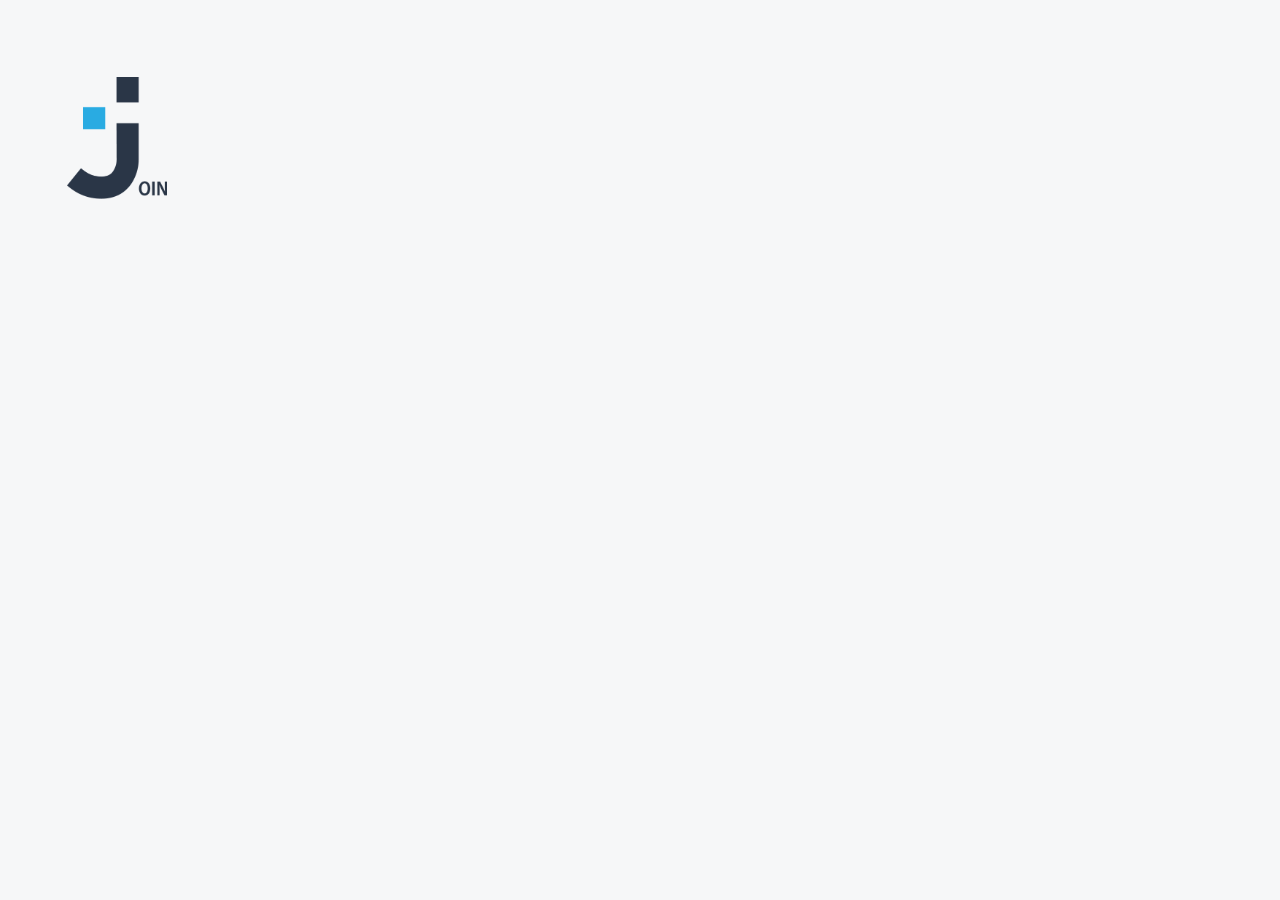
<file: index.html>
<!DOCTYPE html>
<html lang="de">

<head>
    <meta charset="UTF-8">
    <meta name="viewport" content="width=device-width, initial-scale=1.0">
    <title>Join | Login</title>
    <link rel="shortcut icon" href="../assets/icons/favicon.png" type="image/x-icon">
    <link rel="stylesheet" href="./styles/assets.css">
    <link rel="stylesheet" href="./styles/style.css">
    <link rel="stylesheet" href="./styles/login-signup.css">
    <script src="./js/data.js"></script>
    <script src="./js/login.js"></script>
</head>

<body onload="init()">
    <div id="animation" class="animation">
        <img class="animation-logo logo" src="./assets/icons/Join-main-logo.png" alt="">
    </div>
    <header>
        <img class="logo" src="./assets/icons/Join-main-logo.png" alt="Join Logo">
        <div class="header-signup">
            <span class="signup-span">Not a Join user?</span>
            <a href="./html/sign_up.html"><button class="sign-btn">Sign up</button></a>
        </div>
    </header>
    <main> 
        <div class="form-container">
            <h1>Log in</h1>
            <div class="seperator"></div>
            <div class="log-in-container">
                <div id="mail-container" class="input-container">
                    <input onclick="removeRedBorder()" id="mail" placeholder="Email" type="email">
                    <img class="icon-mail" src="./assets/icons/mail.png" alt="Mail icon">
                </div>
                <div id="password-container" class="input-container margin-top">
                    <input onclick="removeRedBorder()" onkeyup="updatePasswordState()" id="password"
                        placeholder="Password" type="password">
                    <img onclick="togglePasswordVisibility()" id="password-icon" class="icon-pw"
                        src="./assets/icons/pw-lock.png" alt="PW locked">
                </div>
                <div class="warning-container">
                    <span class="warning d_none" id="warning">Check your email and password. Please try again</span>
                </div>
            </div>
            <div class="button-container">
                <button onclick="logIn()" class="login-btn">Log in</button>
                <button onclick="guestLogIn()" class="guest-btn">Guest Log in</button>
            </div>
        </div>
    </main>
    <div class="header-signup-resp">
        <span class="signup-span">Not a Join user?</span>
        <a href="./html/sign_up.html"><button class="sign-btn">Sign up</button></a>
    </div>
    <footer>
        <div class="footer-content">
            <a href="./html/privacy_policy.html">Privacy Policy</a>
            <a href="./html/legal_notice.html">Legal notice</a>
        </div>
    </footer>
</body>

</html>
</file>
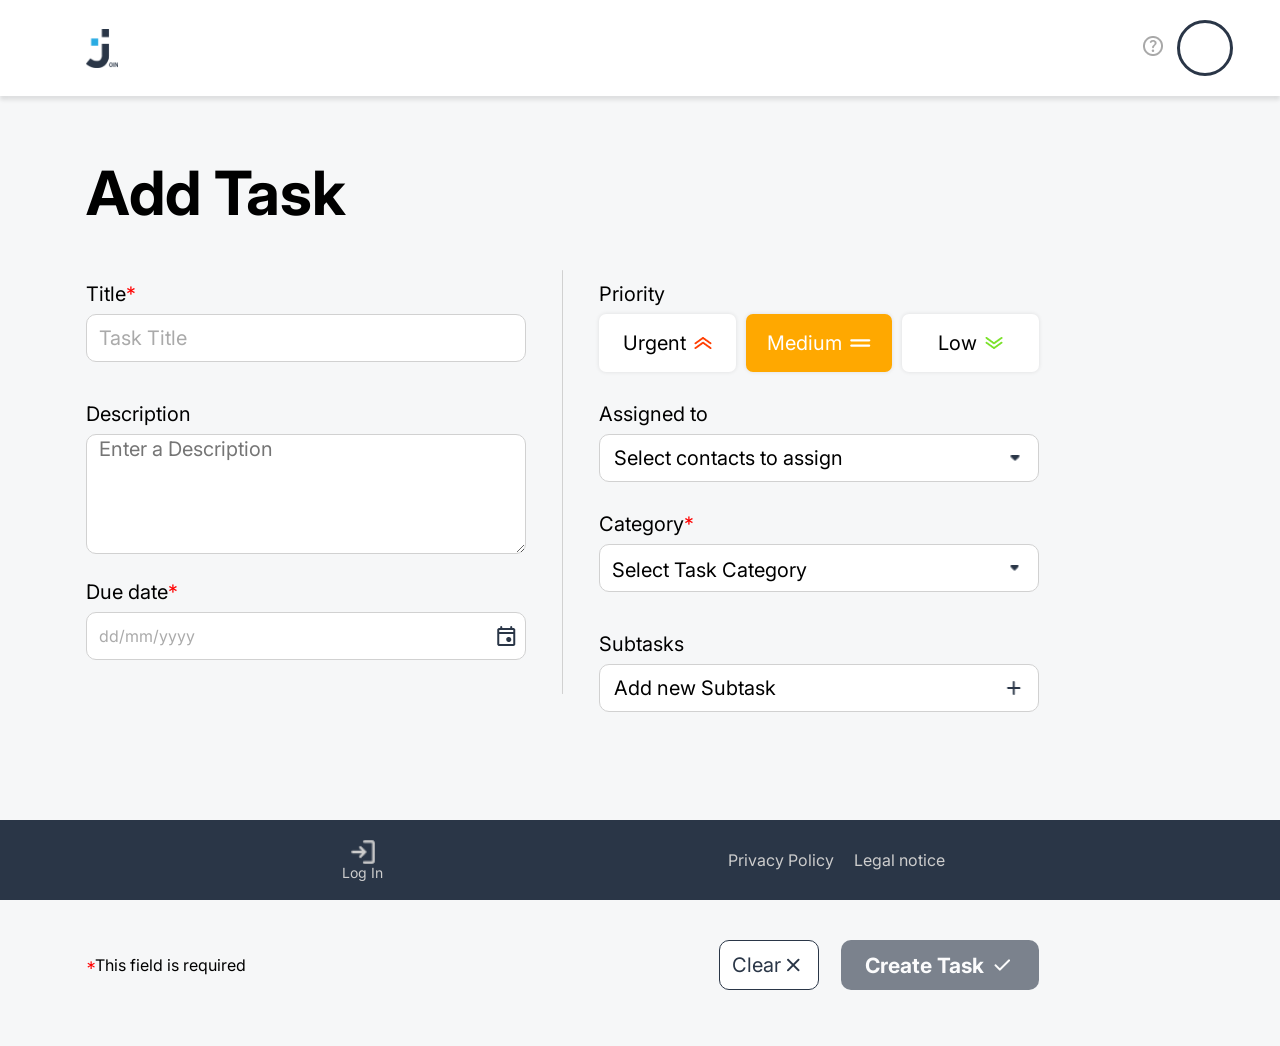
<file: html/add_task.html>
<!DOCTYPE html>
<html lang="de">

<head>
    <meta charset="UTF-8">
    <meta name="viewport" content="width=device-width, initial-scale=1.0">
    <title>Add Task</title>
    <link rel="stylesheet" href="../node_modules/flatpickr/dist/flatpickr.min.css" />
    <link rel="shortcut icon" href="../assets/icons/favicon.png" type="image/x-icon">
    <link rel="stylesheet" href="../styles/add-task.css">
    <link rel="stylesheet" href="../styles/menu-style.css">
    <link rel="stylesheet" href="../styles/style.css">
    <link rel="stylesheet" href="../styles/assets.css">
    <link rel="stylesheet" href="../styles/header-style.css">
    <script src="../js/data.js"></script>
    <script src="../assets/templates/menu.js"></script>
    <script src="../assets/templates/header.js"></script>
    <script src="../js/add_task_v2.js"></script>
    <script src="../assets/templates/add_task_template.js"></script>
    <script src="../node_modules/flatpickr/dist/flatpickr.min.js"></script>
    <script src="../node_modules/flatpickr/dist/l10n/de.js"></script>
</head>

<body id="body" onresize="toogleVieW(),highlightLink()" onload="initTask(); startForm()">
    <div id="succedSignup" class="d_none success-container ">
        <div id="sucess-message" class="success-massage">
            Task added to board <img src="../assets/icons/board.png" alt="">
        </div>
    </div>
    <header id="headerTemplate"></header>
    <div id="menuTemplate"></div>
    <main>
        <div class="add-task-style">
            <h1 class="h1-add-task">Add Task</h1>
            <form class="flex-center-task form formBoard">
                <div class="first-container flex-gap flex-column">
                    <article>
                        <p>Title<span>*</span></p>
                        <input onfocusout="checkTitle()" class="input-text" type="text" id="title"
                            placeholder="Task Title" required>
                        <div class="warning-container">
                            <span class="warning d_none" id="warning-title">This field is required</span>
                        </div>
                    </article>
                    <article>
                        <p>Description</p>
                        <textarea class="input-text" id="description" rows="6" cols="50"
                            placeholder="Enter a Description"></textarea>
                    </article>
                    <article>
                        <p>Due date<span>*</span></p>
                        <div class="date-container">
                            <input onfocusout="checkDate()" type="text" class="input-text date-input activeDate"
                                id="datepicker" placeholder="dd/mm/yyyy" autocomplete="off">
                            <div id="calender-icon-trigger" class="calender-icon-container">
                                <img src="../assets/icons/calender.png" alt="calender-icon">
                            </div>
                        </div>

                        <div class="warning-container">
                            <span class="warning d_none" id="warning-datepicker">This field is required</span>
                        </div>
                    </article>
                </div>
                <div id="Border" class="task-gray-border"></div>
                <div class="second-container flex-gap flex-column">
                    <div>
                        <p>Priority</p>
                        <div class="flex-center flex-gap">
                            <div class="selectable" id="urgent" onclick="addCss('urgent')">
                                Urgent
                                <img src="../assets/icons/urgent.png" alt="">
                            </div>
                            <div class="selectable" id="medium" onclick="addCss('medium')">
                                Medium
                                <img src="../assets/icons/medium.png" alt="">
                            </div>
                            <div class="selectable" id="low" onclick="addCss('low')">
                                Low
                                <img src="../assets/icons/low.png" alt="">
                            </div>
                        </div>
                    </div>
                    <div class="assign-dropdown-container">
                        <p>Assigned to</p>
                        <div class="dropdown" id="assignee-dropdown">
                            <div onclick="toggleSelectable(), event.stopPropagation()" id="assignee-container"
                                class="subtask-container">
                                <input class="input-subtask" type="text" id="assignee-input"
                                    placeholder="Select contacts to assign" autocomplete="off">
                                <div class="dropdown-img-container">
                                    <img id="dropwdown-icon" src="../assets/icons/dropdown-closed.png" alt="">
                                </div>
                            </div>
                            <div class="selectable-assigned dnone" id="assigned"></div>
                            <div class="memberForTask" id="memberForTask"></div>
                        </div>
                    </div>
                    <article class="flex-column subtask-main-container">
                        <p>Category<span>*</span></p>
                        <div onclick="checkCategory(), toggleCategory(), event.stopPropagation()"
                            class="subtask-container category-container" id="category">
                            <p id="selected-Category">Select Task Category</p>
                            <div class="dropdown-img-container">
                                <img class="category-img" id="dropwdown-category-icon"
                                    src="../assets/icons/dropdown-closed.png" alt="">
                            </div>
                        </div>
                        <ul id="category-list" class="category-list dnone">
                            <li onclick="selectCategory('Technical Task')">Technical Task</li>
                            <li onclick="selectCategory('User Story')">User Story</li>
                        </ul>
                        <div class="warning-container">
                            <span class="warning d_none" id="warning-category">This field is required</span>
                        </div>
                    </article>
                    <article>
                        <p>Subtasks</p>
                        <div class="subtask-container">
                            <input onclick="addSubtask()" onkeyup="checkSubtask()" id="subtask" type="text"
                                placeholder="Add new Subtask" maxlength="20" name="subtaskTitle" class="input-subtask">
                            <div id="subtask-icon-container" class="d_none subtasks-icon-container">
                                <img onclick="deleteSubtaskInput()" class="delte-icon" src="../assets/icons/delete.png"
                                    alt="X">
                                <img src="../assets/icons/vector.png" alt="">
                                <img id="subtask-add-btn" onclick="addSubtask()" class="check-icon"
                                    src="../assets/icons/check-black.png" alt="Add">
                            </div>
                            <img id="subtask-plus" src="../assets/icons/+.png" alt="+" class="plus-symbol">
                        </div>
                        <div class="subtaskList" id="subtaskList"></div>
                    </article>
                </div>
            </form>
            <div class="flex-center flex-space-between margin-top-50px button-area">
                <p class="mobile-dnone"><span>*</span>This field is required</p>
                <div class="btn-container">
                    <button class="clear-btn" onclick="cancelTask()">Clear <img src="../assets/icons/x.png"
                            alt=""></button>
                    <button disabled id="creatTask" onclick="addNewToDO()" class="add-task-btn margin-left-10px">Create
                        Task<img src="../assets/icons/check-btn.png" alt=""></button>
                </div>
            </div>
        </div>

    </main>
    <script src="../js/add_task.js"></script>
</body>

</html>
</file>
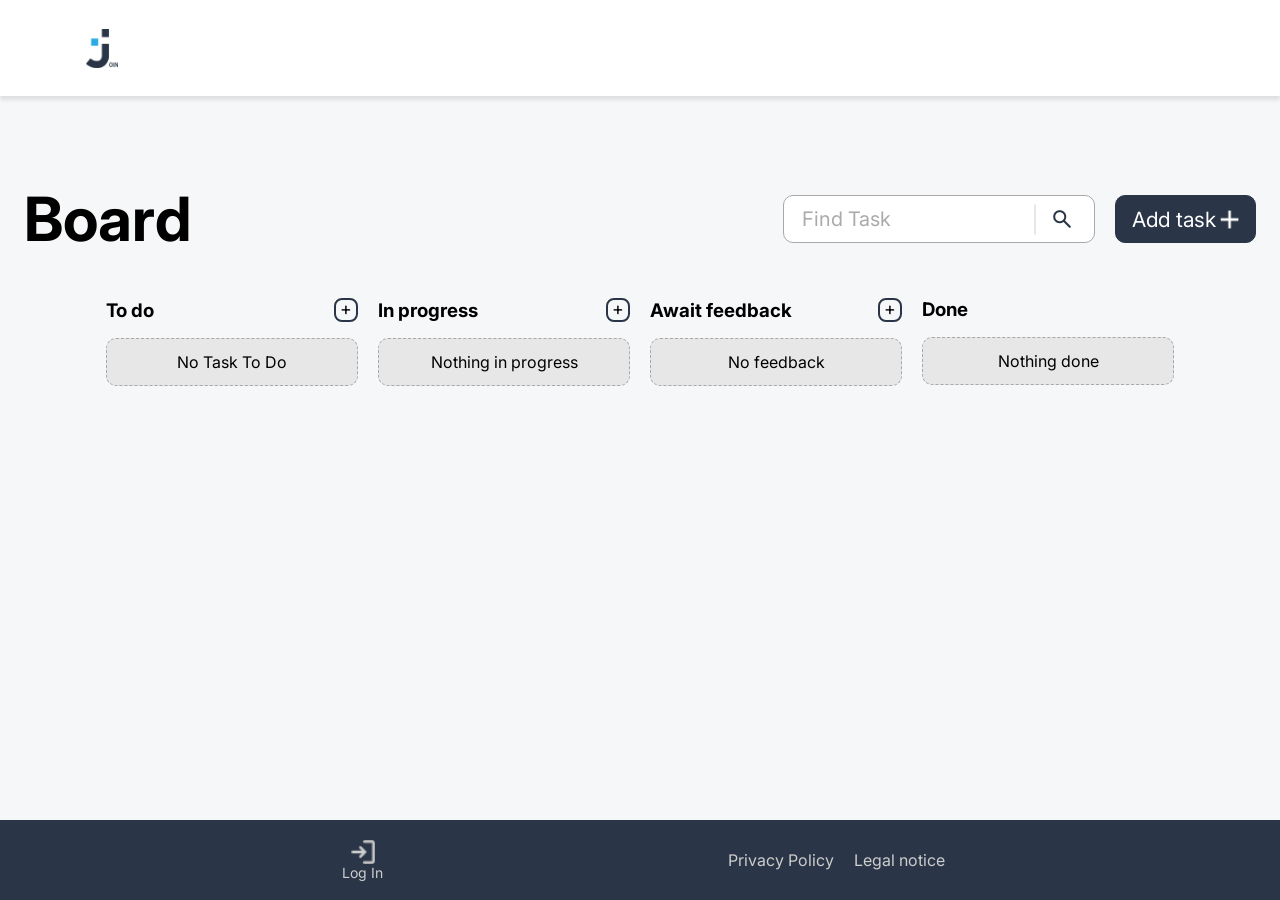
<file: html/board.html>
<!DOCTYPE html>
<html lang="en">

<head>
    <meta charset="UTF-8">
    <meta name="viewport" content="width=device-width, initial-scale=1.0">
    <title>board</title>
    <link rel="stylesheet" href="../node_modules/flatpickr/dist/flatpickr.min.css" />
    <link rel="shortcut icon" href="../assets/icons/favicon.png" type="image/x-icon">
    <link rel="stylesheet" href="../styles/style.css">
    <link rel="stylesheet" href="../styles/menu-style.css">
    <link rel="stylesheet" href="../styles/board.css">
    <link rel="stylesheet" href="../styles/header-style.css">
    <link rel="stylesheet" href="../styles/card.css">
    <link rel="stylesheet" href="../styles/add-task.css">
    <link rel="stylesheet" href="../styles/card-overlay.css">
    <link rel="stylesheet" href="../styles/assets.css">
    <script src="../js/data.js"></script>
    <script src="../js/board.js"></script>
    <script src="../js/board_v2.js"></script>
    <script src="../js/board_v3.js"></script>
    <script src="../assets/templates/card.js"></script>
    <script src="../assets/templates/header.js"></script>
    <script src="../assets/templates/menu.js"></script>
    <script src="../assets/templates/task_overlay.js"></script>
    <script src="../js/overlay.js"></script>
    <script src="../js/overlay_v2.js"></script>
    <script src="../js/editTask.js"></script>
    <script src="../js/editTask_v2.js"></script>
    <script src="../assets/templates/add_task_template.js"></script>
    <script src="../node_modules/flatpickr/dist/flatpickr.min.js"></script>
    <script src="../node_modules/flatpickr/dist/l10n/de.js"></script>
</head>

<body id="body" onresize="toogleVieW(),highlightLink(), toggleAddTaskLink(), toggleOverlayTask()" onload="initboard()">
    <div id="succedSignup" class="d_none success-container ">
        <div id="sucess-message" class="success-massage">
            Task added to board <img src="../assets/icons/board.png" alt="">
        </div>
    </div>
    <main>
        <div onclick="closeAddTaskBoard()" id="addTaskBoardContainer" class="addTaskBoardContainer hidden">
        </div>
        <div id="addTaskBoard" class="addTaskBoard">
        </div>
        <div id="boardTaskOverlay" class="overlay hidden" onclick="closeOverlay()"></div>
        <div class="currentContent" id="currentContent"></div>
        <header>
            <div class="headerTemplate" id="headerTemplate"></div>
        </header>
        <div id="menuTemplate"></div>
        <div class="rightSection maxWidth">
            <div class="boardTemplate" id="boardTemplate">
                <div class="boardHeader">
                    <div class="boardTitle">Board
                        <a href="#" id="addTaskButtonBoard">
                            <button onclick="openAddTaskBoard()" class="addTaskButtonResp">
                                <img class="addPlus" src="../assets/icons/add.png" alt="add task">
                            </button>
                        </a>
                    </div>
                    <div class="findAddElement">
                        <div class="taskSearch">
                            <input class="taskSearchInput" type="search" value="" placeholder="Find Task">
                            <img class="searchVector" src="../assets/icons/vector.png" alt="search">
                            <img class="searchGlass" src="../assets/icons/search.png" alt="search">
                        </div>
                        <a href="#" id="addTaskButtonBoard">
                            <button onclick="openAddTaskBoard()" class="addTaskButton">Add task
                                <img class="addPlus" src="../assets/icons/add.png" alt="add task">
                            </button>
                        </a>
                    </div>
                </div>
                <div class="boardTable">
                    <div ondrop="moveTo('toDo')" ondragover="dragoverHandler(event)" class="boardList">
                        <div class="boardListHeader">
                            <h3>To do</h3>
                            <a onclick="openAddTaskBoard()" class="plusButton">
                                <div class="add-btn">+</div>
                            </a>
                        </div>
                        <div id="emptyTask0" class="emptyTask">No Task To Do</div>
                        <div class="taskFolder">
                            <div id="taskToDo" class="taskList">
                                <div id="dropzone#TaskToDo" class="dropzoneCard d_none"></div>
                            </div>

                        </div>
                    </div>
                    <div ondrop="moveTo('inProgress')" ondragover="dragoverHandler(event)" class="boardList">
                        <div class="boardListHeader">
                            <h3>In progress</h3>
                            <a onclick="openAddTaskBoard()" class="plusButton">
                                <div class="add-btn">+</div>
                            </a>
                        </div>
                        <div id="emptyTask1" class="emptyTask">Nothing in progress</div>
                        <div class="taskFolder">
                            <div id="taskInProgress" class="taskList">
                                <div id="dropzone#TaskInProgress" class="dropzoneCard d_none"></div>
                            </div>
                        </div>
                    </div>
                    <div ondrop="moveTo('await')" ondragover="dragoverHandler(event)" class="boardList">
                        <div class="boardListHeader">
                            <h3>Await feedback</h3>
                            <a onclick="openAddTaskBoard()" class="plusButton">
                                <div class="add-btn">+</div>
                            </a>
                        </div>
                        <div id="emptyTask2" class="emptyTask">No feedback</div>
                        <div class="taskFolder">
                            <div id="taskAwaitFeedback" class="taskList">
                                <div id="dropzone#TaskAwaitFeedback" class="dropzoneCard d_none"></div>
                            </div>
                        </div>
                    </div>
                    <div ondrop="moveTo('done')" ondragover="dragoverHandler(event)" class="boardList">
                        <div class="boardListHeader">
                            <h3>Done</h3>
                        </div>
                        <div id="emptyTask3" class="emptyTask">Nothing done</div>
                        <div class="taskFolder">
                            <div id="taskDone" class="taskList">
                                <div id="dropzone#TaskDone" class="dropzoneCard d_none"></div>
                            </div>
                        </div>
                    </div>
                </div>
            </div>
        </div>
    </main>
</body>

</html>
</file>
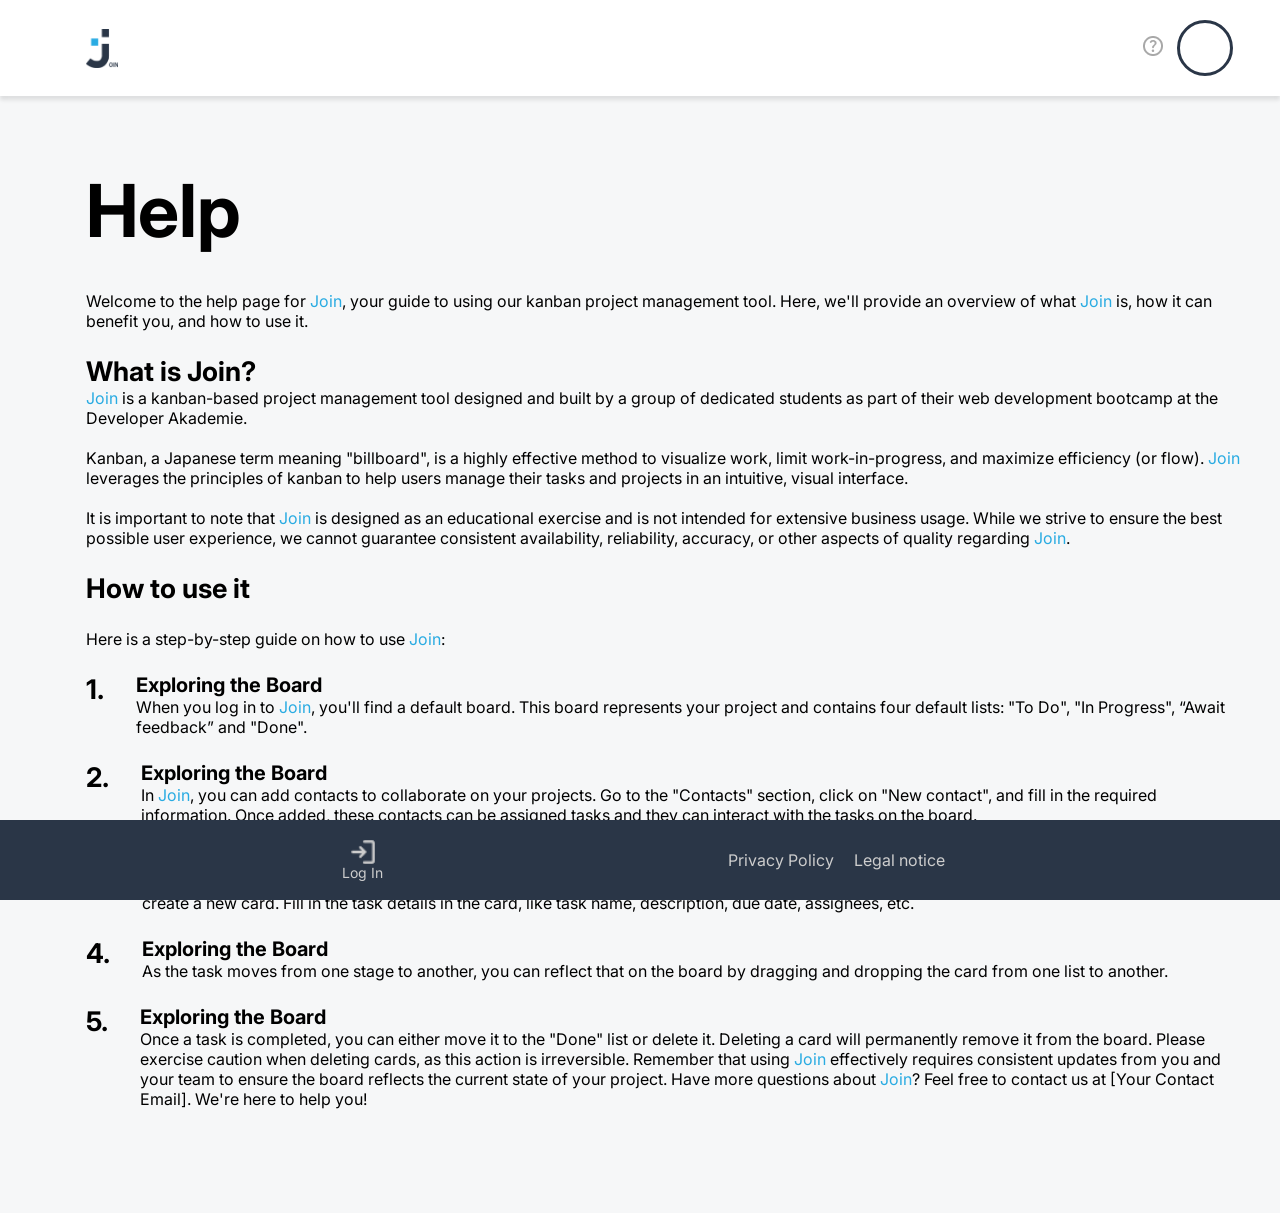
<file: html/help.html>
<!DOCTYPE html>
<html lang="en">

<head>
  <meta charset="UTF-8" />
  <meta name="viewport" content="width=device-width, initial-scale=1.0" />
  <title>Help</title>
  <link rel="shortcut icon" href="../assets/icons/favicon.png" type="image/x-icon" />
  <link rel="stylesheet" href="../styles/add-task.css" />
  <link rel="stylesheet" href="../styles/help.css" />
  <link rel="stylesheet" href="../styles/menu-style.css" />
  <link rel="stylesheet" href="../styles/style.css" />
  <link rel="stylesheet" href="../styles/assets.css" />
  <link rel="stylesheet" href="../styles/header-style.css" />
  <script src="../js/data.js"></script>
  <script src="../assets/templates/menu.js"></script>
  <script src="../assets/templates/header.js"></script>
</head>

<body onresize="toogleVieW()" onload="initTask()">
  <header id="headerTemplate"></header>

  <main>
    <div id="menuTemplate"></div>
    <h1>Help</h1>
    <div class="txtContainer">
      <p>
        Welcome to the help page for <span class="highlight">Join</span>, your
        guide to using our kanban project management tool. Here, we'll provide
        an overview of what <span class="highlight">Join</span> is, how it can
        benefit you, and how to use it.
      </p>

      <h2 class="h2gap">What is Join?</h2>

      <p>
        <span class="highlight">Join</span> is a kanban-based project
        management tool designed and built by a group of dedicated students as
        part of their web development bootcamp at the Developer Akademie.
        <br /><br />

        Kanban, a Japanese term meaning "billboard", is a highly effective
        method to visualize work, limit work-in-progress, and maximize
        efficiency (or flow). <span class="highlight">Join</span> leverages
        the principles of kanban to help users manage their tasks and projects
        in an intuitive, visual interface. <br /><br />

        It is important to note that <span class="highlight">Join</span> is
        designed as an educational exercise and is not intended for extensive
        business usage. While we strive to ensure the best possible user
        experience, we cannot guarantee consistent availability, reliability,
        accuracy, or other aspects of quality regarding
        <span class="highlight">Join</span>.
      </p>

      <h2 class="h2mgb">How to use it</h2>
      <p>
        Here is a step-by-step guide on how to use
        <span class="highlight">Join</span>:
      </p>

      <div class="guideBoard">
        <div>
          <h2>1.</h2>
        </div>
        <div>
          <h3>Exploring the Board</h3>
          <p>
            When you log in to <span class="highlight">Join</span>, you'll
            find a default board. This board represents your project and
            contains four default lists: "To Do", "In Progress", “Await
            feedback” and "Done".
          </p>
        </div>
      </div>
      <div class="guideContacts">
        <div>
          <h2>2.</h2>
        </div>
        <div>
          <h3>Exploring the Board</h3>
          <p>
            In <span class="highlight">Join</span>, you can add contacts to
            collaborate on your projects. Go to the "Contacts" section, click
            on "New contact", and fill in the required information. Once
            added, these contacts can be assigned tasks and they can interact
            with the tasks on the board.
          </p>
        </div>
      </div>
      <div class="guideAddCard">
        <div>
          <h2>3.</h2>
        </div>
        <div>
          <h3>Exploring the Board</h3>
          <p>
            Now that you've added your contacts, you can start adding cards.
            Cards represent individual tasks. Click the "+" button under the
            appropriate list to create a new card. Fill in the task details in
            the card, like task name, description, due date, assignees, etc.
          </p>
        </div>
      </div>
      <div class="guideMoveCard">
        <div>
          <h2>4.</h2>
        </div>
        <div>
          <h3>Exploring the Board</h3>
          <p>
            As the task moves from one stage to another, you can reflect that
            on the board by dragging and dropping the card from one list to
            another.
          </p>
        </div>
      </div>
      <div class="guideDelCard">
        <div>
          <h2>5.</h2>
        </div>
        <div>
          <h3>Exploring the Board</h3>
          <p>
            Once a task is completed, you can either move it to the "Done"
            list or delete it. Deleting a card will permanently remove it from
            the board. Please exercise caution when deleting cards, as this
            action is irreversible. Remember that using
            <span class="highlight">Join</span> effectively requires
            consistent updates from you and your team to ensure the board
            reflects the current state of your project. Have more questions
            about <span class="highlight">Join</span>? Feel free to contact us
            at [Your Contact Email]. We're here to help you!
          </p>
        </div>
      </div>
    </div>
  </main>

  <footer></footer>
</body>

</html>
</file>
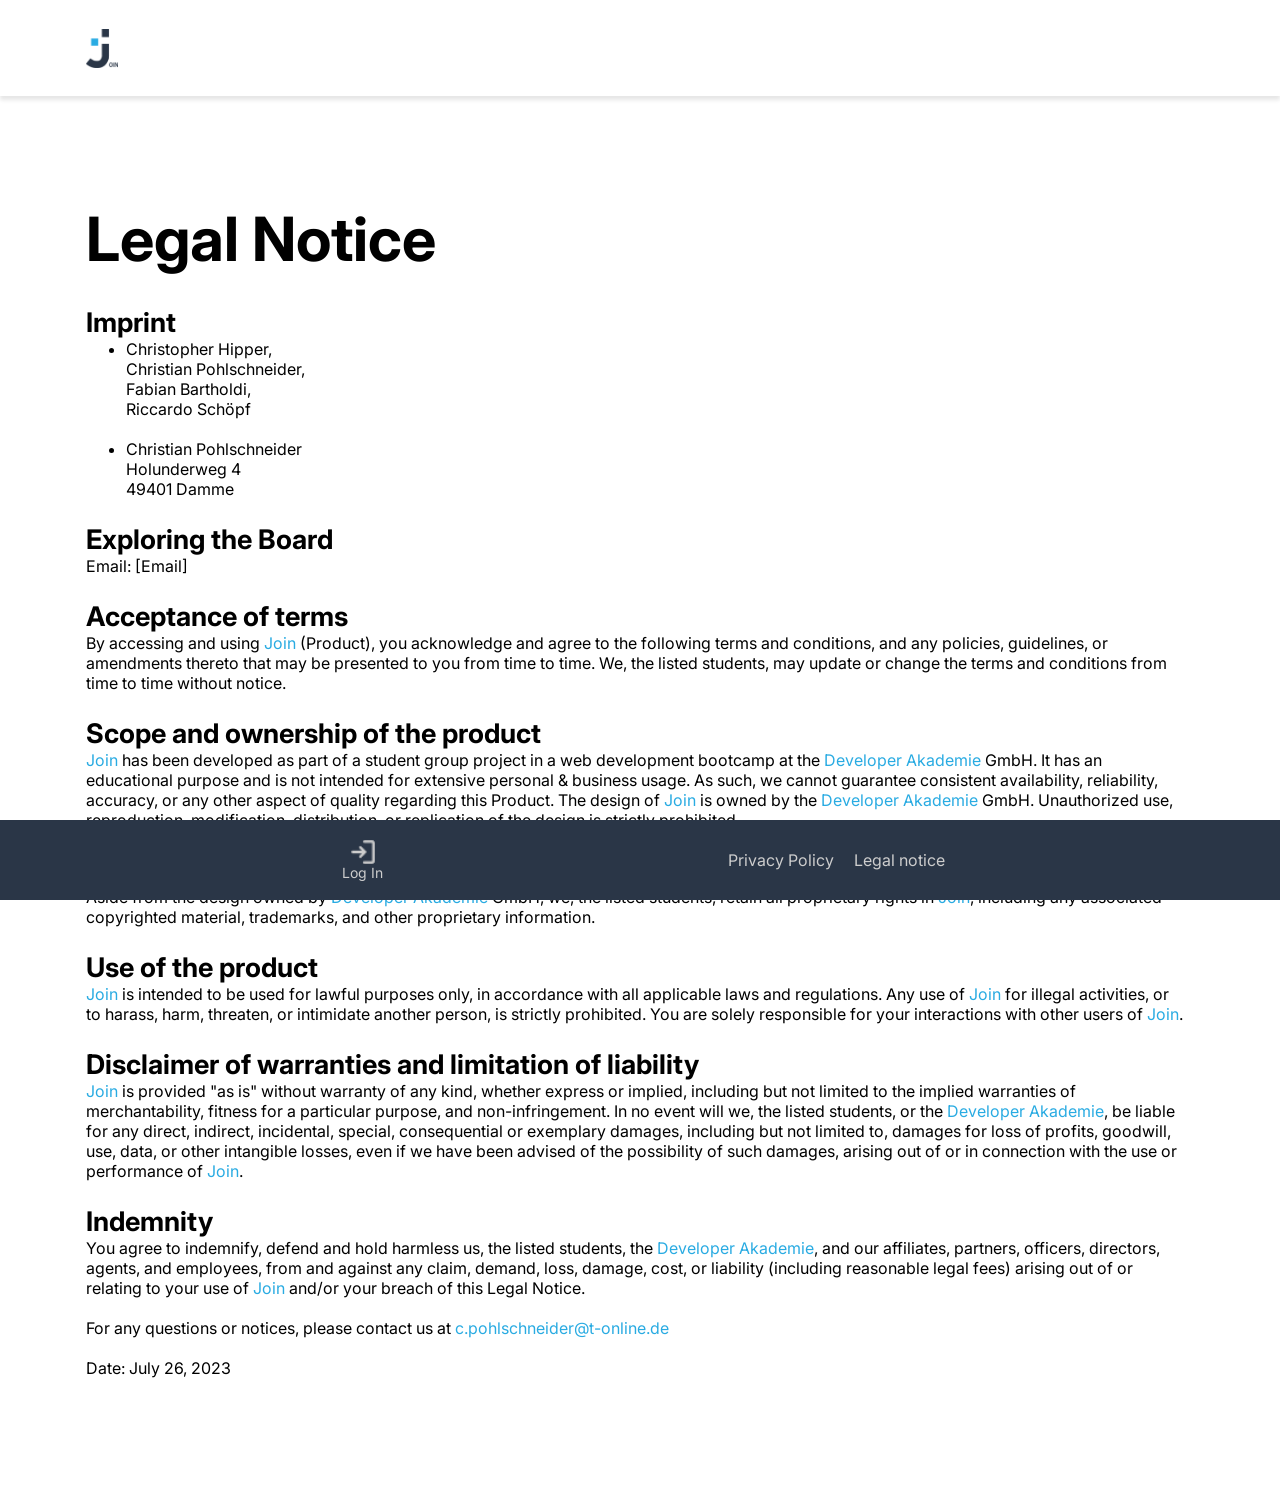
<file: html/legal_notice.html>
<!DOCTYPE html>
<html lang="en">

<head>
    <meta charset="UTF-8">
    <meta name="viewport" content="width=device-width, initial-scale=1.0">
    <title>Legal Notice</title>
    <link rel="shortcut icon" href="../assets/icons/favicon.png" type="image/x-icon">
    <link rel="stylesheet" href="../styles/header-style.css">
    <link rel="stylesheet" href="../styles/menu-style.css">
    <link rel="stylesheet" href="../styles/style.css">
    <link rel="stylesheet" href="../styles/assets.css">
    <link rel="stylesheet" href="../styles/legal-notice.css">
    <script src="../js/legal_notice.js"></script>
    <script src="../assets/templates/menu.js"></script>
    <script src="../assets/templates/header.js"></script>
</head>

<body onresize="toogleVieW(),highlightLink()" onload="initTask(), highlightLink()">

    <header id="headerTemplate"></header>
    <main>
        <div id="menuTemplate"></div>
        <div class="txtContainer maxWidth">
            <div class="txtField">
                <h1>Legal Notice</h1>
                <h2>Imprint</h2>
                <ul>
                    <li>Christopher Hipper, <br>Christian Pohlschneider, <br>Fabian Bartholdi, <br>Riccardo Schöpf
                    </li><br>
                    <li>Christian Pohlschneider <br>Holunderweg 4 <br>49401 Damme</li>
                </ul>
                <h2>Exploring the Board</h2>
                <p>Email: [Email]</p>
                <h2>Acceptance of terms</h2>
                <p>By accessing and using <span class="highlight">Join</span> (Product), you acknowledge and agree to
                    the
                    following terms and conditions,
                    and any policies, guidelines, or amendments thereto that may be presented to you from time to time.
                    We,
                    the listed students, may update or change the terms and conditions from time to time without notice.
                </p>
                <h2>Scope and ownership of the product</h2>
                <p><span class="highlight">Join</span> has been developed as part of a student group project in a web
                    development bootcamp at the <span class="highlight">Developer Akademie</span> GmbH.
                    It has an educational purpose and is not intended for extensive personal & business usage. As such,
                    we
                    cannot guarantee consistent availability,
                    reliability, accuracy, or any other aspect of quality regarding this Product. The design of <span
                        class="highlight">Join</span> is owned by the <span class="highlight">Developer Akademie</span>
                    GmbH.
                    Unauthorized use, reproduction, modification, distribution, or replication of the design is strictly
                    prohibited.
                </p>
                <h2>Proprietary rights</h2>
                <p>Aside from the design owned by <span class="highlight">Developer Akademie</span> GmbH, we, the listed
                    students, retain all proprietary rights in <span class="highlight">Join</span>,
                    including any associated copyrighted material, trademarks, and other proprietary information.
                </p>
                <h2>Use of the product</h2>
                <p><span class="highlight">Join</span> is intended to be used for lawful purposes only, in accordance
                    with
                    all applicable laws and regulations.
                    Any use of <span class="highlight">Join</span> for illegal activities, or to harass, harm, threaten,
                    or
                    intimidate another person, is strictly prohibited.
                    You are solely responsible for your interactions with other users of <span
                        class="highlight">Join</span>.
                </p>
                <h2>Disclaimer of warranties and limitation of liability</h2>
                <p><span class="highlight">Join</span> is provided "as is" without warranty of any kind, whether express
                    or
                    implied, including but not limited to the implied warranties of merchantability,
                    fitness for a particular purpose, and non-infringement. In no event will we, the listed students, or
                    the
                    <span class="highlight">Developer Akademie</span>, be liable for any direct,
                    indirect, incidental, special, consequential or exemplary damages, including but not limited to,
                    damages
                    for loss of profits, goodwill,
                    use, data, or other intangible losses, even if we have been advised of the possibility of such
                    damages,
                    arising out of or in connection with the use or performance of <span class="highlight">Join</span>.
                </p>
                <h2>Indemnity</h2>
                <p>You agree to indemnify, defend and hold harmless us, the listed students, the <span
                        class="highlight">Developer Akademie</span>, and our affiliates, partners, officers, directors,
                    agents, and employees, from and against any claim, demand, loss, damage, cost, or liability
                    (including
                    reasonable legal fees)
                    arising out of or relating to your use of <span class="highlight">Join</span> and/or your breach of
                    this
                    Legal Notice. <br><br>
                    For any questions or notices, please contact us at <a
                        href="mailto:c.pohlschneider@t-online.de">c.pohlschneider@t-online.de</a><br><br>
                    Date: July 26, 2023</p>
            </div>
        </div>
    </main>

</body>

</html>
</file>
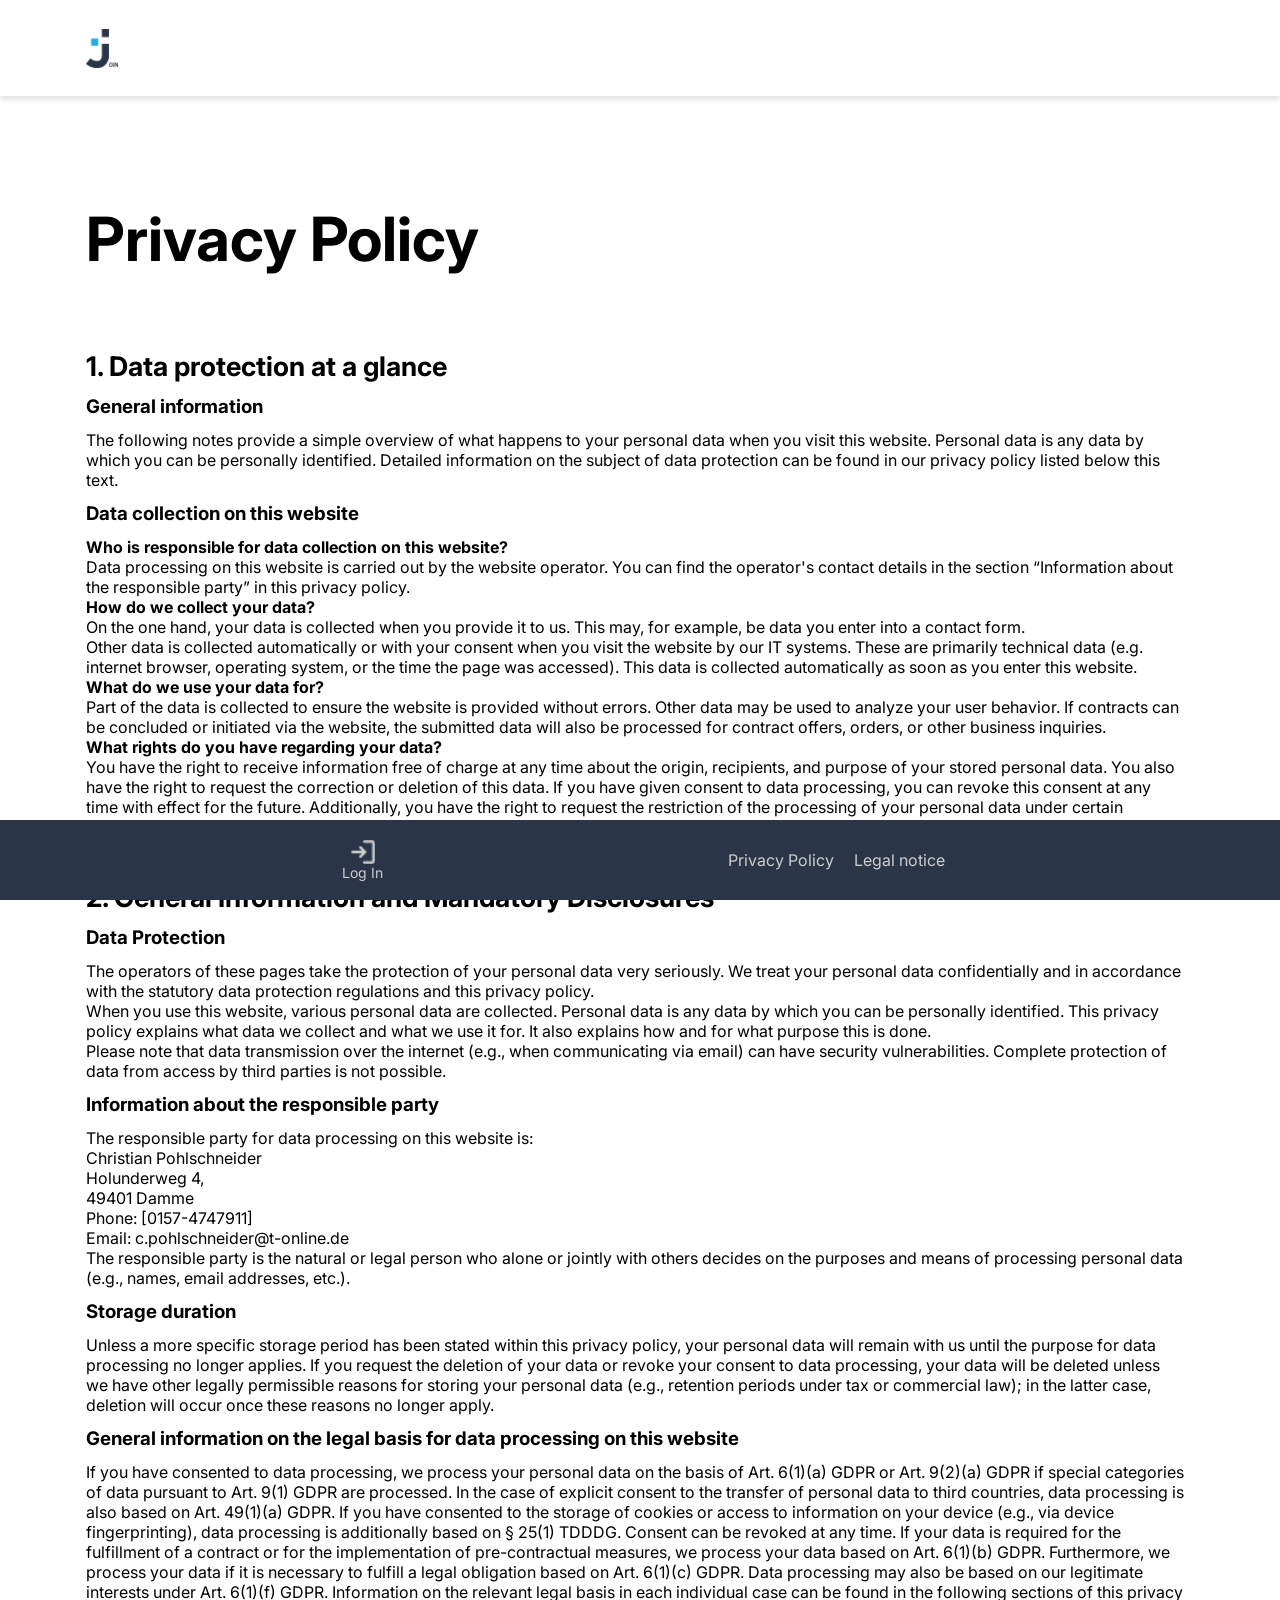
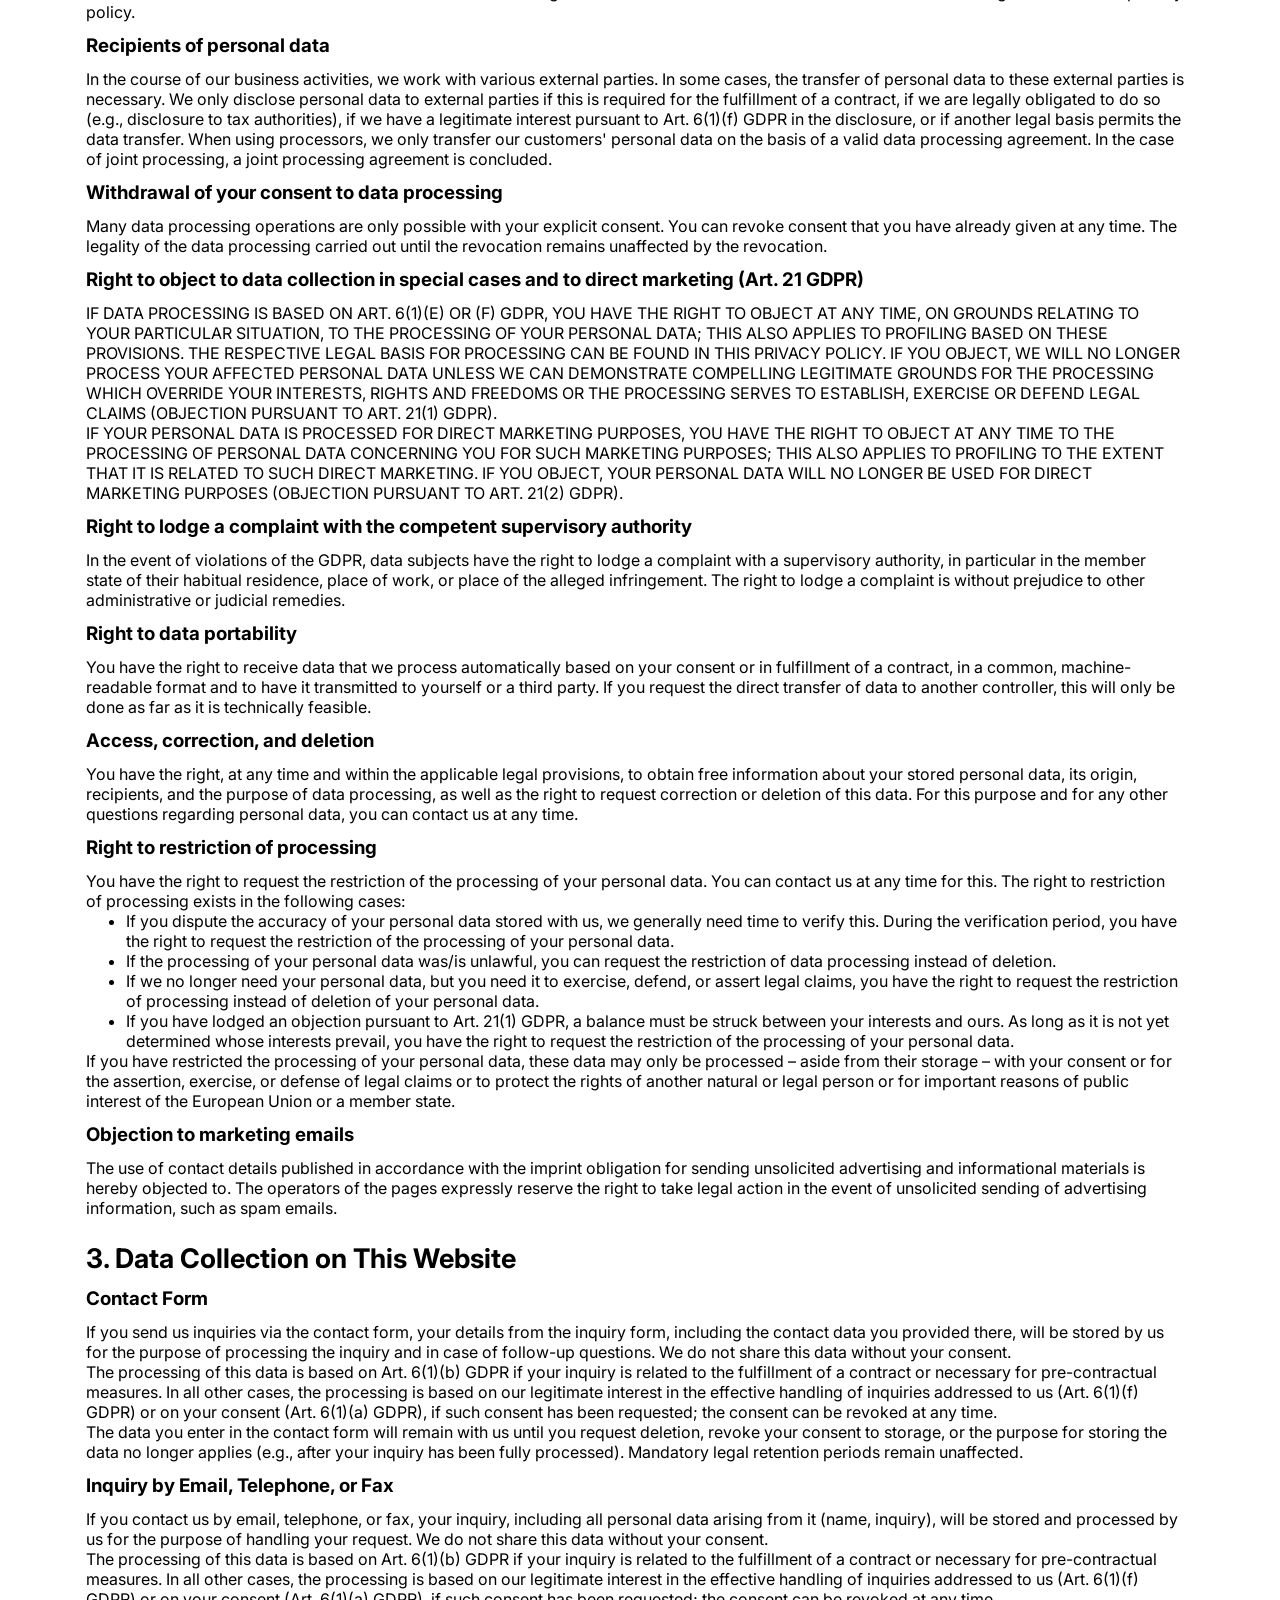
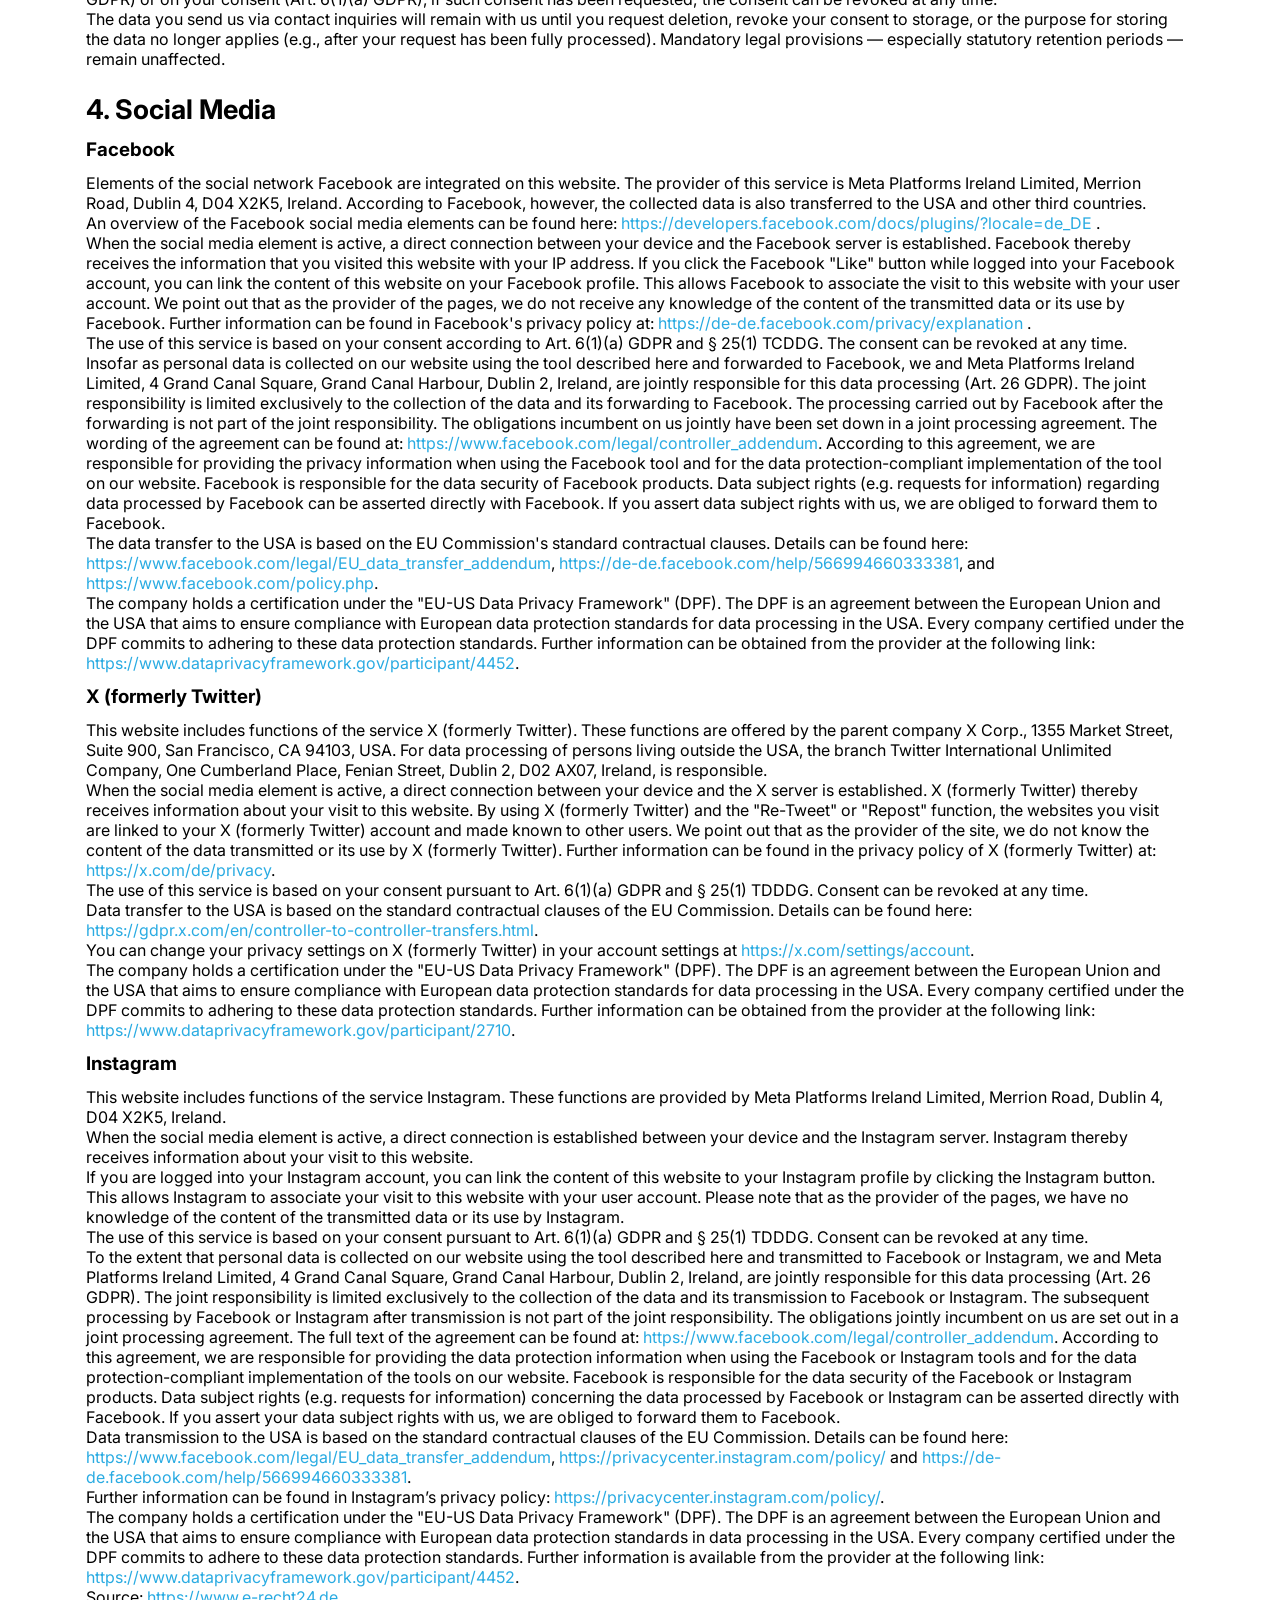
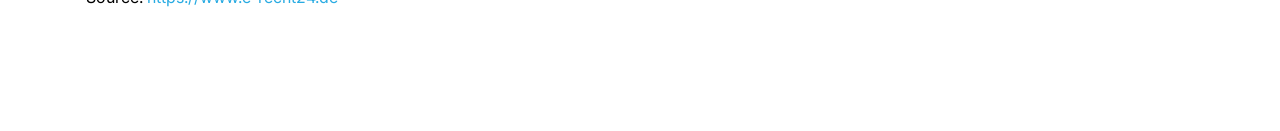
<file: html/privacy_policy.html>
<!DOCTYPE html>
<html lang="en">

<head>
    <meta charset="UTF-8">
    <meta name="viewport" content="width=device-width, initial-scale=1.0">
    <title>Privacy Police</title>
    <link rel="shortcut icon" href="../assets/icons/favicon.png" type="image/x-icon">
    <link rel="stylesheet" href="../styles/header-style.css">
    <link rel="stylesheet" href="../styles/menu-style.css">
    <link rel="stylesheet" href="../styles/style.css">
    <link rel="stylesheet" href="../styles/assets.css">
    <link rel="stylesheet" href="../styles/privacy-policy.css">
    <script src="../js/privacyPolicy.js"></script>
    <script src="../assets/templates/menu.js"></script>
    <script src="../assets/templates/header.js"></script>
</head>

<body onresize="toogleVieW(),highlightLink()" onload="initTask(), highlightLink()">

    <header id="headerTemplate"></header>
    <main>
        <div id="menuTemplate"></div>
        <div class="txtContainer">
            <div class="txtField">
                <h1>Privacy Policy</h1>
                <br />
                <h2>1. Data protection at a glance</h2>
                <h3>General information</h3>
                <p>
                    The following notes provide a simple overview of what happens to your personal data when you visit
                    this
                    website.
                    Personal data is any data by which you can be personally identified.
                    Detailed information on the subject of data protection can be found in our privacy policy listed
                    below
                    this text.
                </p>
                <h3>Data collection on this website</h3>
                <h4>
                    Who is responsible for data collection on this website?
                </h4>
                <p>
                    Data processing on this website is carried out by the website operator. You can find the operator's
                    contact details in the section
                    “Information about the responsible party” in this privacy policy.
                </p>

                <h4>How do we collect your data?</h4>
                <p>
                    On the one hand, your data is collected when you provide it to us. This may, for example, be data
                    you
                    enter into a contact form.
                </p>
                <p>
                    Other data is collected automatically or with your consent when you visit the website by our IT
                    systems.
                    These are primarily technical data
                    (e.g. internet browser, operating system, or the time the page was accessed). This data is collected
                    automatically as soon as you enter this website.
                </p>

                <h4>What do we use your data for?</h4>
                <p>
                    Part of the data is collected to ensure the website is provided without errors. Other data may be
                    used
                    to analyze your user behavior.
                    If contracts can be concluded or initiated via the website, the submitted data will also be
                    processed
                    for contract offers, orders,
                    or other business inquiries.
                </p>
                <h4>What rights do you have regarding your data?</h4>
                <p>
                    You have the right to receive information free of charge at any time about the origin, recipients,
                    and
                    purpose of your stored personal data.
                    You also have the right to request the correction or deletion of this data.
                    If you have given consent to data processing, you can revoke this consent at any time with effect
                    for
                    the future.
                    Additionally, you have the right to request the restriction of the processing of your personal data
                    under certain circumstances.
                    Furthermore, you have the right to lodge a complaint with the competent supervisory authority.
                </p>
                <p>
                    If you have any questions about data protection, you can contact us at any time.
                </p>

                <h2>2. General Information and Mandatory Disclosures</h2>
                <h3>Data Protection</h3>
                <p>
                    The operators of these pages take the protection of your personal data very seriously.
                    We treat your personal data confidentially and in accordance with the statutory data protection
                    regulations and this privacy policy.
                </p>
                <p>
                    When you use this website, various personal data are collected.
                    Personal data is any data by which you can be personally identified.
                    This privacy policy explains what data we collect and what we use it for.
                    It also explains how and for what purpose this is done.
                </p>
                <p>
                <p>
                    Please note that data transmission over the internet
                    (e.g., when communicating via email) can have security
                    vulnerabilities. Complete protection of data from
                    access by third parties is not possible.
                </p>
                <h3>Information about the responsible party</h3>
                <p>
                    The responsible party for data processing on this website is:
                </p>
                <p>
                    Christian Pohlschneider<br />
                    Holunderweg 4,<br />
                    49401 Damme
                </p>

                <p>
                    Phone: [0157-4747911]<br />
                    Email: c.pohlschneider@t-online.de
                </p>
                <p>
                    The responsible party is the natural or legal person who alone or jointly with others decides on the
                    purposes and means of processing personal data (e.g., names, email addresses, etc.).
                </p>

                <h3>Storage duration</h3>
                <p>
                    Unless a more specific storage period has been stated within this privacy policy, your personal data
                    will remain with us until the purpose for data processing no longer applies.
                    If you request the deletion of your data or revoke your consent to data processing, your data will
                    be
                    deleted unless we have other legally permissible reasons for storing your personal data
                    (e.g., retention periods under tax or commercial law); in the latter case, deletion will occur once
                    these reasons no longer apply.
                </p>
                <h3>
                    General information on the legal basis for data processing on this website
                </h3>
                <p>
                    If you have consented to data processing, we process your personal data on the basis of Art. 6(1)(a)
                    GDPR or Art. 9(2)(a) GDPR if special categories
                    of data pursuant to Art. 9(1) GDPR are processed. In the case of explicit consent to the transfer of
                    personal data to third countries,
                    data processing is also based on Art. 49(1)(a) GDPR. If you have consented to the storage of cookies
                    or
                    access to information on your device
                    (e.g., via device fingerprinting), data processing is additionally based on § 25(1) TDDDG. Consent
                    can
                    be revoked at any time.
                    If your data is required for the fulfillment of a contract or for the implementation of
                    pre-contractual
                    measures,
                    we process your data based on Art. 6(1)(b) GDPR. Furthermore, we process your data if it is
                    necessary to
                    fulfill a legal obligation
                    based on Art. 6(1)(c) GDPR. Data processing may also be based on our legitimate interests under Art.
                    6(1)(f) GDPR.
                    Information on the relevant legal basis in each individual case can be found in the following
                    sections
                    of this privacy policy.
                </p>

                <h3>Recipients of personal data</h3>
                <p>
                    In the course of our business activities, we work with various external parties.
                    In some cases, the transfer of personal data to these external parties is necessary.
                    We only disclose personal data to external parties if this is required for the fulfillment of a
                    contract,
                    if we are legally obligated to do so (e.g., disclosure to tax authorities),
                    if we have a legitimate interest pursuant to Art. 6(1)(f) GDPR in the disclosure,
                    or if another legal basis permits the data transfer.
                    When using processors, we only transfer our customers' personal data on the basis of a valid data
                    processing agreement.
                    In the case of joint processing, a joint processing agreement is concluded.
                </p>
                <h3>Withdrawal of your consent to data processing</h3>
                <p>
                    Many data processing operations are only possible with your explicit consent.
                    You can revoke consent that you have already given at any time.
                    The legality of the data processing carried out until the revocation remains unaffected by the
                    revocation.
                </p>

                <h3>
                    Right to object to data collection in special cases and to direct marketing (Art. 21 GDPR)
                </h3>
                <p>
                    IF DATA PROCESSING IS BASED ON ART. 6(1)(E) OR (F) GDPR, YOU HAVE THE RIGHT TO OBJECT AT ANY TIME,
                    ON GROUNDS RELATING TO YOUR PARTICULAR SITUATION, TO THE PROCESSING OF YOUR PERSONAL DATA;
                    THIS ALSO APPLIES TO PROFILING BASED ON THESE PROVISIONS.
                    THE RESPECTIVE LEGAL BASIS FOR PROCESSING CAN BE FOUND IN THIS PRIVACY POLICY.
                    IF YOU OBJECT, WE WILL NO LONGER PROCESS YOUR AFFECTED PERSONAL DATA UNLESS WE CAN DEMONSTRATE
                    COMPELLING LEGITIMATE GROUNDS FOR THE PROCESSING WHICH OVERRIDE YOUR INTERESTS, RIGHTS AND FREEDOMS
                    OR THE PROCESSING SERVES TO ESTABLISH, EXERCISE OR DEFEND LEGAL CLAIMS
                    (OBJECTION PURSUANT TO ART. 21(1) GDPR).
                </p>
                <p>
                    IF YOUR PERSONAL DATA IS PROCESSED FOR DIRECT MARKETING PURPOSES, YOU HAVE THE RIGHT TO OBJECT AT
                    ANY
                    TIME TO THE PROCESSING OF PERSONAL DATA CONCERNING YOU FOR SUCH MARKETING PURPOSES;
                    THIS ALSO APPLIES TO PROFILING TO THE EXTENT THAT IT IS RELATED TO SUCH DIRECT MARKETING.
                    IF YOU OBJECT, YOUR PERSONAL DATA WILL NO LONGER BE USED FOR DIRECT MARKETING PURPOSES
                    (OBJECTION PURSUANT TO ART. 21(2) GDPR).
                </p>

                <h3>
                    Right to lodge a complaint with the competent supervisory authority
                </h3>
                <p>
                    In the event of violations of the GDPR, data subjects have the right to lodge a complaint with a
                    supervisory authority,
                    in particular in the member state of their habitual residence, place of work, or place of the
                    alleged
                    infringement.
                    The right to lodge a complaint is without prejudice to other administrative or judicial remedies.
                </p>
                <h3>Right to data portability</h3>
                <p>
                    You have the right to receive data that we process automatically based on your consent or in
                    fulfillment
                    of a contract,
                    in a common, machine-readable format and to have it transmitted to yourself or a third party.
                    If you request the direct transfer of data to another controller, this will only be done as far as
                    it is
                    technically feasible.
                </p>

                <h3>Access, correction, and deletion</h3>
                <p>
                    You have the right, at any time and within the applicable legal provisions,
                    to obtain free information about your stored personal data, its origin, recipients, and the purpose
                    of
                    data processing,
                    as well as the right to request correction or deletion of this data.
                    For this purpose and for any other questions regarding personal data, you can contact us at any
                    time.
                </p>

                <h3>Right to restriction of processing</h3>
                <p>
                    You have the right to request the restriction of the processing of your personal data.
                    You can contact us at any time for this. The right to restriction of processing exists in the
                    following
                    cases:
                </p>
                <ul>
                    <li>
                        If you dispute the accuracy of your personal data stored with us,
                        we generally need time to verify this. During the verification period,
                        you have the right to request the restriction of the processing of your personal data.
                    </li>
                    <li>
                        If the processing of your personal data was/is unlawful, you can request the restriction of data
                        processing instead of deletion.
                    </li>
                    <li>
                        If we no longer need your personal data, but you need it to exercise, defend, or assert legal
                        claims, you have the right to request the restriction of processing instead of deletion of your
                        personal data.
                    </li>
                    <li>
                        If you have lodged an objection pursuant to Art. 21(1) GDPR, a balance must be struck between
                        your
                        interests and ours. As long as it is not yet determined whose interests prevail, you have the
                        right
                        to request the restriction of the processing of your personal data.
                    </li>
                </ul>
                <p>
                    If you have restricted the processing of your personal data, these data may only be processed –
                    aside
                    from their storage – with your consent or for the assertion, exercise, or defense of legal claims or
                    to
                    protect the rights of another natural or legal person or for important reasons of public interest of
                    the
                    European Union or a member state.
                </p>

                <h3>Objection to marketing emails</h3>

                <p>
                    The use of contact details published in accordance with the imprint obligation for sending
                    unsolicited
                    advertising and informational materials is hereby objected to. The operators of the pages expressly
                    reserve the right to take legal action in the event of unsolicited sending of advertising
                    information,
                    such as spam emails.
                </p>
                <h2>3. Data Collection on This Website</h2>
                <h3>Contact Form</h3>
                <p>
                    If you send us inquiries via the contact form, your details from the inquiry form, including the
                    contact
                    data you provided there, will be stored by us for the purpose of processing the inquiry and in case
                    of
                    follow-up questions. We do not share this data without your consent.
                </p>
                <p>
                    The processing of this data is based on Art. 6(1)(b) GDPR if your inquiry is related to the
                    fulfillment
                    of a contract or necessary for pre-contractual measures. In all other cases, the processing is based
                    on
                    our legitimate interest in the effective handling of inquiries addressed to us (Art. 6(1)(f) GDPR)
                    or on
                    your consent (Art. 6(1)(a) GDPR), if such consent has been requested; the consent can be revoked at
                    any
                    time.
                </p>
                <p>
                    The data you enter in the contact form will remain with us until you request deletion, revoke your
                    consent to storage, or the purpose for storing the data no longer applies (e.g., after your inquiry
                    has
                    been fully processed). Mandatory legal retention periods remain unaffected.
                </p>
                <h3>Inquiry by Email, Telephone, or Fax</h3>

                <p>
                    If you contact us by email, telephone, or fax, your inquiry, including all personal data arising
                    from it
                    (name, inquiry), will be stored and processed by us for the purpose of handling your request. We do
                    not
                    share this data without your consent.
                </p>
                <p>
                    The processing of this data is based on Art. 6(1)(b) GDPR if your inquiry is related to the
                    fulfillment
                    of a contract or necessary for pre-contractual measures. In all other cases, the processing is based
                    on
                    our legitimate interest in the effective handling of inquiries addressed to us (Art. 6(1)(f) GDPR)
                    or on
                    your consent (Art. 6(1)(a) GDPR), if such consent has been requested; the consent can be revoked at
                    any
                    time.
                </p>
                <p>
                    The data you send us via contact inquiries will remain with us until you request deletion, revoke
                    your
                    consent to storage, or the purpose for storing the data no longer applies (e.g., after your request
                    has
                    been fully processed). Mandatory legal provisions — especially statutory retention periods — remain
                    unaffected.
                </p>
                <h2>4. Social Media</h2>
                <h3>Facebook</h3>
                <p>
                    Elements of the social network Facebook are integrated on this website. The provider of this service
                    is
                    Meta Platforms Ireland Limited, Merrion Road, Dublin 4, D04 X2K5, Ireland. According to Facebook,
                    however, the collected data is also transferred to the USA and other third countries.
                </p>

                <p>
                    An overview of the Facebook social media elements can be found here:
                    <a href="https://developers.facebook.com/docs/plugins/?locale=de_DE" target="_blank"
                        rel="noopener noreferrer">
                        https://developers.facebook.com/docs/plugins/?locale=de_DE
                    </a>.
                </p>
                <p>
                    When the social media element is active, a direct connection between your device and the Facebook
                    server
                    is established. Facebook thereby receives the information that you visited this website with your IP
                    address. If you click the Facebook "Like" button while logged into your Facebook account, you can
                    link
                    the content of this website on your Facebook profile. This allows Facebook to associate the visit to
                    this website with your user account. We point out that as the provider of the pages, we do not
                    receive
                    any knowledge of the content of the transmitted data or its use by Facebook. Further information can
                    be
                    found in Facebook's privacy policy at:
                    <a href="https://de-de.facebook.com/privacy/explanation" target="_blank" rel="noopener noreferrer">
                        https://de-de.facebook.com/privacy/explanation
                    </a>.
                </p>
                <p>
                    The use of this service is based on your consent according to Art. 6(1)(a) GDPR and § 25(1) TCDDG.
                    The
                    consent can be revoked at any time.
                </p>

                <p>
                    Insofar as personal data is collected on our website using the tool described here and forwarded to
                    Facebook, we and Meta Platforms Ireland Limited, 4 Grand Canal Square, Grand Canal Harbour, Dublin
                    2,
                    Ireland, are jointly responsible for this data processing (Art. 26 GDPR). The joint responsibility
                    is
                    limited exclusively to the collection of the data and its forwarding to Facebook. The processing
                    carried
                    out by Facebook after the forwarding is not part of the joint responsibility. The obligations
                    incumbent
                    on us jointly have been set down in a joint processing agreement. The wording of the agreement can
                    be
                    found at:
                    <a href="https://www.facebook.com/legal/controller_addendum" target="_blank"
                        rel="noopener noreferrer">https://www.facebook.com/legal/controller_addendum</a>. According to
                    this
                    agreement,
                    we are responsible for providing the privacy information when using the Facebook tool and for the
                    data
                    protection-compliant implementation of the tool on our website. Facebook is responsible for the data
                    security of Facebook products. Data subject rights (e.g. requests for information) regarding data
                    processed by Facebook can be asserted directly with Facebook. If you assert data subject rights with
                    us,
                    we are obliged to forward them to Facebook.
                </p>
                <p>
                    The data transfer to the USA is based on the EU Commission's standard contractual clauses. Details
                    can
                    be found here:
                    <a href="https://www.facebook.com/legal/EU_data_transfer_addendum" target="_blank"
                        rel="noopener noreferrer">https://www.facebook.com/legal/EU_data_transfer_addendum</a>,
                    <a href="https://de-de.facebook.com/help/566994660333381" target="_blank"
                        rel="noopener noreferrer">https://de-de.facebook.com/help/566994660333381</a>,
                    and
                    <a href="https://www.facebook.com/policy.php" target="_blank"
                        rel="noopener noreferrer">https://www.facebook.com/policy.php</a>.
                </p>

                <p>
                    The company holds a certification under the "EU-US Data Privacy Framework" (DPF). The DPF is an
                    agreement between the European Union and the USA that aims to ensure compliance with European data
                    protection standards for data processing in the USA. Every company certified under the DPF commits
                    to
                    adhering to these data protection standards. Further information can be obtained from the provider
                    at
                    the following link:
                    <a href="https://www.dataprivacyframework.gov/participant/4452" target="_blank"
                        rel="noopener noreferrer">https://www.dataprivacyframework.gov/participant/4452</a>.
                </p>
                <h3>X (formerly Twitter)</h3>
                <p>
                    This website includes functions of the service X (formerly Twitter). These functions are offered by
                    the
                    parent company X Corp., 1355 Market Street, Suite 900, San Francisco, CA 94103, USA. For data
                    processing
                    of persons living outside the USA, the branch Twitter International Unlimited Company, One
                    Cumberland
                    Place, Fenian Street, Dublin 2, D02 AX07, Ireland, is responsible.
                </p>
                <p>
                    When the social media element is active, a direct connection between your device and the X server is
                    established. X (formerly Twitter) thereby receives information about your visit to this website. By
                    using X (formerly Twitter) and the "Re-Tweet" or "Repost" function, the websites you visit are
                    linked to
                    your X (formerly Twitter) account and made known to other users. We point out that as the provider
                    of
                    the site, we do not know the content of the data transmitted or its use by X (formerly Twitter).
                    Further
                    information can be found in the privacy policy of X (formerly Twitter) at:
                    <a href="https://x.com/de/privacy" target="_blank"
                        rel="noopener noreferrer">https://x.com/de/privacy</a>.
                </p>

                <p>
                    The use of this service is based on your consent pursuant to Art. 6(1)(a) GDPR and § 25(1) TDDDG.
                    Consent can be revoked at any time.
                </p>
                <p>
                    Data transfer to the USA is based on the standard contractual clauses of the EU Commission. Details
                    can
                    be found here:
                    <a href="https://gdpr.x.com/en/controller-to-controller-transfers.html" target="_blank"
                        rel="noopener noreferrer">https://gdpr.x.com/en/controller-to-controller-transfers.html</a>.
                </p>
                <p>
                    You can change your privacy settings on X (formerly Twitter) in your account settings at
                    <a href="https://x.com/settings/account" target="_blank"
                        rel="noopener noreferrer">https://x.com/settings/account</a>.
                </p>
                <p>
                    The company holds a certification under the "EU-US Data Privacy Framework" (DPF). The DPF is an
                    agreement between the European Union and the USA that aims to ensure compliance with European data
                    protection standards for data processing in the USA. Every company certified under the DPF commits
                    to
                    adhering to these data protection standards. Further information can be obtained from the provider
                    at
                    the following link:
                    <a href="https://www.dataprivacyframework.gov/participant/2710" target="_blank"
                        rel="noopener noreferrer">https://www.dataprivacyframework.gov/participant/2710</a>.
                </p>
                <h3>Instagram</h3>
                <p>
                    This website includes functions of the service Instagram. These functions are provided by Meta
                    Platforms
                    Ireland Limited, Merrion Road, Dublin 4, D04 X2K5, Ireland.
                </p>

                <p>
                    When the social media element is active, a direct connection is established between your device and
                    the
                    Instagram server. Instagram thereby receives information about your visit to this website.
                </p>
                <p>
                    If you are logged into your Instagram account, you can link the content of this website to your
                    Instagram profile by clicking the Instagram button. This allows Instagram to associate your visit to
                    this website with your user account. Please note that as the provider of the pages, we have no
                    knowledge
                    of the content of the transmitted data or its use by Instagram.
                </p>
                <p>
                    The use of this service is based on your consent pursuant to Art. 6(1)(a) GDPR and § 25(1) TDDDG.
                    Consent can be revoked at any time.
                </p>

                <p>
                    To the extent that personal data is collected on our website using the tool described here and
                    transmitted to Facebook or Instagram, we and Meta Platforms Ireland Limited, 4 Grand Canal Square,
                    Grand
                    Canal Harbour, Dublin 2, Ireland, are jointly responsible for this data processing (Art. 26 GDPR).
                    The
                    joint responsibility is limited exclusively to the collection of the data and its transmission to
                    Facebook or Instagram. The subsequent processing by Facebook or Instagram after transmission is not
                    part
                    of the joint responsibility. The obligations jointly incumbent on us are set out in a joint
                    processing
                    agreement. The full text of the agreement can be found at:
                    <a href="https://www.facebook.com/legal/controller_addendum" target="_blank"
                        rel="noopener noreferrer">https://www.facebook.com/legal/controller_addendum</a>. According to
                    this
                    agreement,
                    we are responsible for providing the data protection information when using the Facebook or
                    Instagram
                    tools and for the data protection-compliant implementation of the tools on our website. Facebook is
                    responsible for the data security of the Facebook or Instagram products. Data subject rights (e.g.
                    requests for information) concerning the data processed by Facebook or Instagram can be asserted
                    directly with Facebook. If you assert your data subject rights with us, we are obliged to forward
                    them
                    to Facebook.
                </p>
                <p>
                    Data transmission to the USA is based on the standard contractual clauses of the EU Commission.
                    Details
                    can be found here:
                    <a href="https://www.facebook.com/legal/EU_data_transfer_addendum" target="_blank"
                        rel="noopener noreferrer">https://www.facebook.com/legal/EU_data_transfer_addendum</a>,
                    <a href="https://privacycenter.instagram.com/policy/" target="_blank"
                        rel="noopener noreferrer">https://privacycenter.instagram.com/policy/</a>
                    and
                    <a href="https://de-de.facebook.com/help/566994660333381" target="_blank"
                        rel="noopener noreferrer">https://de-de.facebook.com/help/566994660333381</a>.
                </p>

                <p>
                    Further information can be found in Instagram’s privacy policy:
                    <a href="https://privacycenter.instagram.com/policy/" target="_blank"
                        rel="noopener noreferrer">https://privacycenter.instagram.com/policy/</a>.
                </p>
                <p>
                    The company holds a certification under the "EU-US Data Privacy Framework" (DPF). The DPF is an
                    agreement between the European Union and the USA that aims to ensure compliance with European data
                    protection standards in data processing in the USA. Every company certified under the DPF commits to
                    adhere to these data protection standards. Further information is available from the provider at the
                    following link:
                    <a href="https://www.dataprivacyframework.gov/participant/4452" target="_blank"
                        rel="noopener noreferrer">https://www.dataprivacyframework.gov/participant/4452</a>.
                </p>
                <p>
                    Source:
                    <a href="https://www.e-recht24.de">https://www.e-recht24.de</a>
                </p>
            </div>
        </div>
    </main>

</body>

</html>
</file>
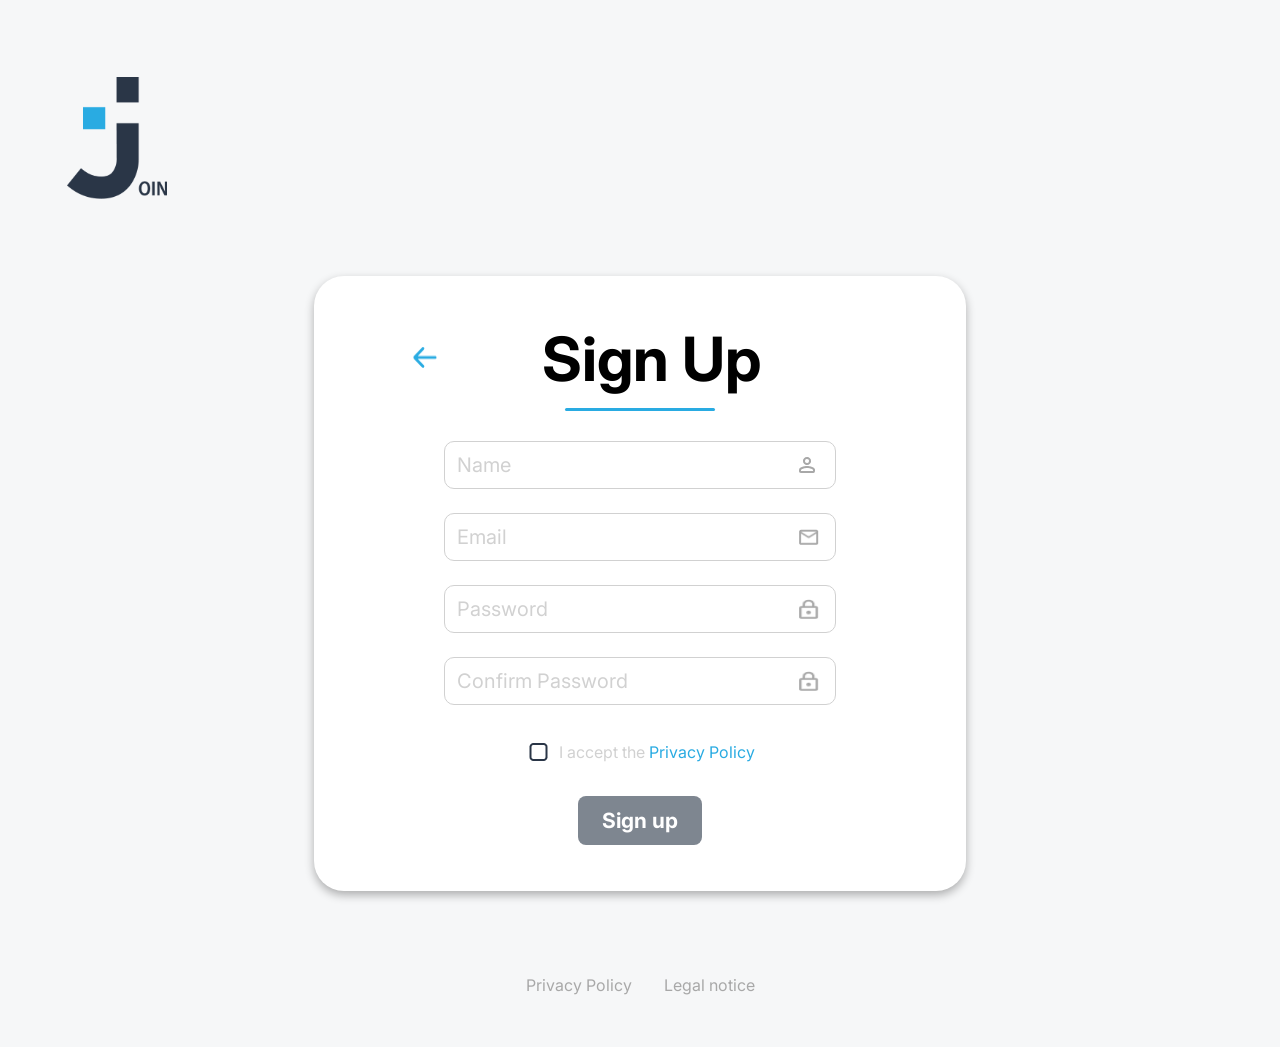
<file: html/sign_up.html>
<!DOCTYPE html>
<html lang="de">

<head>
    <meta charset="UTF-8">
    <meta name="viewport" content="width=device-width, initial-scale=1.0">
    <title>Join | Login</title>
    <link rel="shortcut icon" href="../assets/icons/favicon.png" type="image/x-icon">
    <link rel="stylesheet" href="../styles/style.css">
    <link rel="stylesheet" href="../styles/login-signup.css">
    <link rel="stylesheet" href="../styles/assets.css">
    <script src="../js/data.js"></script>
    <script src="../js/signup.js"></script>
    <script defer src="../js/contacts.js"></script>
    <script defer src="../js/contacts_v2.js"></script>
</head>

<body id="body">
    <div id="succedSignup" class="d_none success-container">
        <div id="sucess-message" class="success-massage">
            You Signed Up successfully
        </div>
    </div>
    <header>
        <img class="logo" src="../assets/icons/Join-main-logo.png" alt="Join Logo">
        <div>
        </div>
    </header>
    <main>
        <div class="form-container">
            <div class="form-header">
                <a href="../index.html"><img class="arrow-img" src="../assets/icons/left-arrow.png" alt="back"></a>
                <h1>Sign Up</h1>
                <div></div>
            </div>

            <div class="seperator"></div>
            <div class="log-in-container">
                <div class="input-container" id="name-input-container">
                    <input id="name" placeholder="Name" type="text">
                    <img class="icon-person" src="../assets/icons/person.png" alt="Person icon">
                </div>
                <div class="warning-container">
                    <span class="warning-signup d_none" id="warning-name">Please enter your Name</span>
                </div>
                <div id="mail-input-container" class="input-container">
                    <input id="mail" on placeholder="Email" type="email">
                    <img class="icon-mail" src="../assets/icons/mail.png" alt="Mail icon">
                </div>
                <div class="warning-container">
                    <span class="warning-signup d_none" id="warning-mail">Please check that your email is in the correct
                        format.</span>
                </div>
                <div id="pasword-input-container" class="input-container">
                    <input onclick="" onkeyup="updatePasswordState('password','password-icon')" id="password"
                        placeholder="Password" type="password">
                    <img onclick="togglePasswordVisibility('password','password-icon')" id="password-icon"
                        class="icon-pw" src="../assets/icons/pw-lock.png" alt="PW locked">
                </div>
                <div id="pasword-confirm-input-container" class="input-container margin-top">
                    <input onclick="" onkeyup="updatePasswordState('confirm-password','password-confirm-icon')"
                        id="confirm-password" placeholder="Confirm Password" type="password">
                    <img onclick="togglePasswordVisibility('confirm-password','password-confirm-icon')"
                        id="password-confirm-icon" class="icon-pw" src="../assets/icons/pw-lock.png" alt="PW locked">
                </div>
            </div>
            <div class="warning-container">
                <span class="warning-signup d_none" id="warning-password">Your passwords don't match. Please try
                    again</span>
            </div>
            <div class="checkbox-container">
                <img id="checkbox" onclick="toggleCheckbox()" class="checkbox" src="../assets/icons/checkbox.png"
                    alt="checkbox">
                <div>
                    <span class="checkbox-span">I accept the</span>
                    <a class="privacy-link" href="./privacy_policy.html">Privacy Policy</a>
                </div>
            </div>
            <div class="button-container">
                <button id="signup-Btn" disabled onclick="signup()" class="login-btn">Sign up</button>
            </div>
        </div>
        </div>
    </main>
    <footer>
        <div class="footer-content">
            <a href="./privacy_policy.html">Privacy Policy</a>
            <a href="./legal_notice.html">Legal notice</a>
        </div>
    </footer>
</body>

</html>
</file>
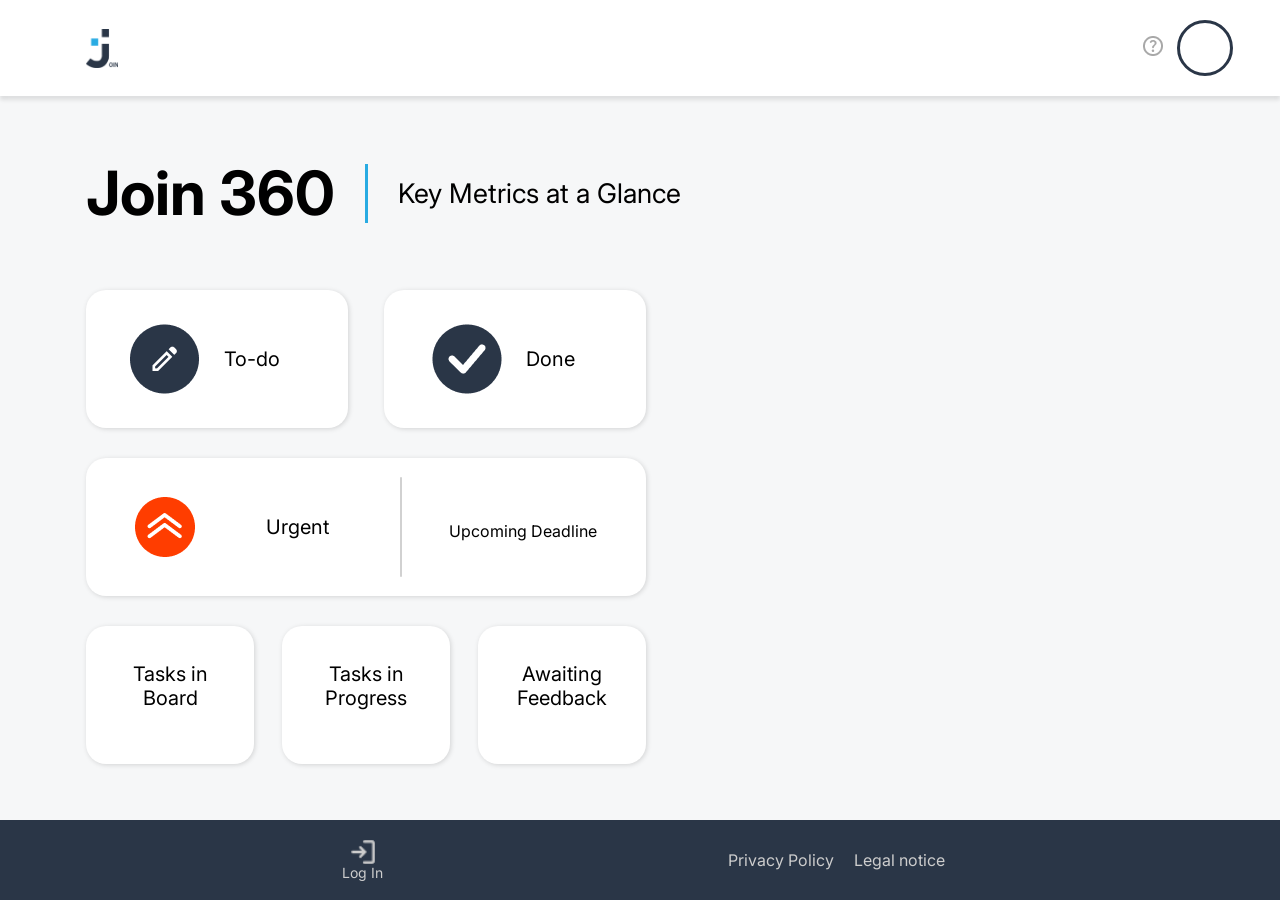
<file: html/summary.html>
<!DOCTYPE html>
<html lang="de">

<head>
    <meta charset="UTF-8">
    <meta name="viewport" content="width=device-width, initial-scale=1.0">
    <title>Join | summary</title>
    <link rel="shortcut icon" href="../assets/icons/favicon.png" type="image/x-icon">
    <link rel="stylesheet" href="../styles/header-style.css">
    <link rel="stylesheet" href="../styles/menu-style.css">
    <link rel="stylesheet" href="../styles/style.css">
    <link rel="stylesheet" href="../styles/summary.css">
    <link rel="stylesheet" href="../styles/assets.css">
    <link rel="stylesheet" href="../styles/add-task.css">
    <script src="../js/data.js"></script>
    <script src="../js/summary.js"></script>
    <script src="../assets/templates/menu.js"></script>
    <script src="../assets/templates/header.js"></script>
</head>

<body onresize="toogleVieW(),highlightLink()" onload="initSummary()">
    <header id="headerTemplate"></header>
    <div id="menuTemplate">
    </div>
    <div class="content">
        <div class="max-width-560px">
            <div class="h1-container">
                <h1 class="h1-summary">Join 360</h1>
                <div class="suptitle-container">
                    <div class="blue-border"></div>
                    <p class="suptitle-summary">Key Metrics at a Glance</p>
                </div>
            </div>
            <div class="row-1-container">
                <a href="./board.html" class="tasks-link summary-content-div-row1 flex-center">
                    <div class="icon-edit"></div>
                    <div class="flex-column flex-center">
                        <p id="to-do" class="task-informations"></p>
                        <p class="p-rows">To-do</p>
                    </div>
                </a>
                <a href="./board.html" class="tasks-link summary-content-div-row1 flex-center">
                    <div class="icon-check"></div>
                    <div class="flex-column flex-center">
                        <p id="done" class="task-informations"></p>
                        <p class="p-rows">Done</p>
                    </div>
                </a>
            </div>
            <div class="row-2-container">
                <a href="./board.html" class=" tasks-link summary-content-div-row2 flex-center">
                    <img class="urgent-img" src="../assets/icons/red-icon.png" alt="#">
                    <div class="flex-column flex-center">
                        <p id="urgent" class="task-informations"></p>
                        <p class="p-rows">Urgent</p>
                    </div>
                    <div class="border-gray"></div>
                    <div class="flex-column flex-center">
                        <p id="urgant-date" class="date-informations"></p>
                        <p class="dead-line">Upcoming Deadline</p>
                    </div>
                </a>
            </div>
            <div class="row-3-container">
                <a href="./board.html" class="tasks-link summary-content-div-row3 flex-column flex-center">
                    <p class="task-informations" id="tasks-in-board"></p>
                    <p class="p-rows">Tasks in Board</p>
                </a>
                <a href="./board.html" class="tasks-link summary-content-div-row3 flex-column flex-center">
                    <p class="task-informations" id="tasks-in-progress"></p>
                    <p class="p-rows">Tasks in Progress</p>
                </a>
                <a href="./board.html" class="tasks-link summary-content-div-row3 flex-column flex-center">
                    <p class="task-informations" id="awaiting-feedback"></p>
                    <p class="p-rows">Awaiting Feedback</p>
                </a>
            </div>
        </div>
        <div class="margin-left-50px greeting-style" id="greeting"></div>
    </div>
</body>

</html>
</file>
<file: styles/assets.css>
@font-face {
    font-family: 'Inter';
    src: url('../assets/fonts/Inter-VariableFont_opsz\,wght.ttf') format('truetype');
}

*{
    box-sizing: border-box;
    font-family: 'Inter', sans-serif;
    margin: 0;
}

button{
    cursor: pointer;
    border: none;
}

input{
    border: none;
}

input:focus{
    outline: none;
}

a{
    text-decoration: none;
}

.d_none{
    display: none;
}
</file>
<file: styles/style.css>
.flex-center {
    display: flex;
    justify-content: center;
    align-items: center;
}

.flex-column {
    display: flex;
    flex-direction: column;
}

.flex-space-between {
    display: flex;
    justify-content: space-between;
}

.flex-start{
    display: flex;
    justify-content: flex-start;
    align-items: center;
}

.padding-left-10px {
    padding-left: 10px;
}

.margin-left-40px{
    margin-left: 40px;
}

.margin-left-30px{
    margin-left: 30px;
}

.margin-top-50px{
    margin-top: 50px;
}

.margin-left-10px{
    margin-left: 10px;
}

.margin-left-50px{
    margin-left: 50px;
}

.padding-10px {
    padding: 10px;
}

.margin-bottom-15px {
    margin-bottom: 15px;
}

.padding-bottom{
    padding-bottom: 12px;
}

.padding-top-bottom-8px{
    padding-top: 8px;
    padding-bottom: 8px;
}

.variant1 {
    background-color: #6E52FF;
}

.variant2 {
    background-color: #FFA35E;
}

.variant3 {
    background-color: #FFE62B;
}

.variant4 {
    background-color: #00BEE8;
}

.variant5 {
    background-color: #FF5EB3;
}

.variant6 {
    background-color: #FFBB2B;
}

.variant7 {
    background-color: #FF745E;
}

.variant8 {
    background-color: #C3FF2B;
}

.variant9 {
    background-color: #FF7A00;
}

.variant10 {
    background-color: #1FD7C1;
}

.variant11 {
    background-color: #0038FF;
}

.variant12 {
    background-color: #FFC701;
}

.variant13 {
    background-color: #9327FF;
}

.variant14 {
    background-color: #FC71FF;
}

.variant15 {
    background-color: #FF4646;
}

.urgent {
  background-color: #FF3D00 !important;
  color: white;
  border: 2px solid #FF3D00 !important;
}

.medium {
  background-color: #FFA800 !important;
  color: white;
  border: 2px solid #FFA800 !important;
}

.low {
  background-color: #7AE229 !important;
  color: white;
  border: 2px solid #7AE229 !important;
}
</file>
<file: styles/login-signup.css>
body {
    background-color: rgb(246, 247, 248);
}

button {
    font-size: 16px;
    font-weight: 700;
    border-radius: 8px;
}

.margin-top {
    margin-top: 24px !important;
}

.sign-btn {
    color: white;
    padding: 16px;
    background-color: #2A3647;
}

.sign-btn:hover,
.login-btn:hover {
    background-color: #29ABE2;
    box-shadow: 0px 4px 10px rgba(0, 0, 0, 0.3);
}

.signup-span {
    font-size: 20px;
    margin-right: 35px;
}

header {
    display: flex;
    justify-content: space-between;
    padding: 77px 67px;
}

.logo {
    width: 100px;
    height: 122px;
}

main {
    display: flex;
    justify-content: center;
    align-items: center;
    padding-left: 16px;
    padding-right: 16px;
    flex: 1;
}

.form-container {
    background-color: white;
    display: flex;
    flex-direction: column;
    align-items: center;
    padding: 46px;
    border-radius: 30px;
    box-shadow: 0px 4px 10px rgba(0, 0, 0, 0.3);
    width: 652px;
}

h1 {
    font-size: 61px;
    font-weight: 700;
}

.log-in-container {
    display: flex;
    flex-direction: column;
    align-items: center;
    width: 100%;
}

.input-container {
    display: flex;
    align-items: center;
    border: 1px solid #D1D1D1;
    border-radius: 10px;
    padding: 10px;
    width: 70%;
    margin-top: 6px;
}

.input-container:focus-within {
    border: 1px solid #29ABE2;
}

.icon-pw {
    cursor: pointer;
    width: 20px;
    height: 20px;
}

.icon-person {
    cursor: pointer;
}

.icon-mail {
    cursor: pointer;
    width: 20px;
    height: 16px;
}

input {
    font-size: 20px;
    font-weight: 400;
    width: 93%;
    background-color: white;
}

.button-container {
    margin-top: 32px;
}

::placeholder {
    color: #D1D1D1;
}

.login-btn {
    color: white;
    padding: 12px 24px;
    background-color: #2A3647;
    font-size: 21px;
}

.guest-btn {
    color: #2A3647;
    padding: 12px 24px;
    background-color: white;
    font-size: 21px;
    border: 1px solid #2A3647;
    margin-left: 24px;
}

.guest-btn:hover {
    border: 1px solid #29ABE2;
    box-shadow: 0px 4px 10px rgba(0, 0, 0, 0.3);
    color: #29ABE2;
    ;
}

.seperator {
    height: 3px;
    width: 150px;
    background-color: #29ABE2;
    padding: 1px;
    margin-top: 12px;
    border-radius: 3px;
    margin-bottom: 24px;
}

body {
    display: flex;
    flex-direction: column;
    min-height: 100vh;
}

footer {
    margin-top: auto;
    padding-top: 84px;
    padding-bottom: 52px;
}

a {
    color: #A8A8A8;
    font-size: 16px;
    font-weight: 400;
}

.footer-content {
    display: flex;
    justify-content: center;
    gap: 32px;
}

a:hover {
    color: #29ABE2;
    ;
}

.animation {
    position: fixed;
    background-color: rgb(246, 247, 248);
    height: 100vh;
    width: 100%;
    z-index: 1;
}

.animation-logo {
    position: relative;
    top: 50%;
    left: 50%;
    transform: translate(-50%, -50%);
    animation: moveLogo 2s forwards;
    animation-delay: 0.5s;
}

@keyframes moveLogo {
    from {
        top: 50%;
        left: 50%;
    }

    to {
        top: 138px;
        left: 117px;
    }
}

.form-header {
    display: flex;
    justify-content: space-around;
    align-items: center;
    width: 100%;
}

.arrow-img {
    width: 24px;
    height: 21px;
    cursor: pointer;
}

.checkbox-container {
    display: flex;
    align-items: center;
    gap: 8px;
    margin-top: 16px;
    height: 25px;
}

.checkbox-span {
    color: #D1D1D1;
}

.privacy-link {
    color: #29ABE2;
}

.privacy-link:hover {
    text-decoration: underline;
}

.checkbox {
    cursor: pointer;
}

.warning {
    height: 15px;
    font-size: 12px;
    font-weight: 400;
    color: #FF8190;
}

.warning-container {
    height: 18px;
}

.red-border {
    border: 1px solid #FF001F !important;
}

.warning-signup {
    height: 15px;
    font-size: 12px;
    font-weight: 400;
    color: #FF8190;
}

button:disabled {
    opacity: 0.6;
    cursor: auto;
}

button:disabled:hover {
    background-color: #2A3647;
    box-shadow: none;
}

.success-container {
    position: absolute;
    display: flex;
    justify-content: center;
    align-items: flex-start;
    background-color: #d1d1d14f;
    width: 100%;
    height: 100vh;
    padding-left: 12px;
    padding-right: 12px;
    text-align: center;
}

.success-massage {
    position: relative;
    top: 100px;
    right: 0;
    font-size: 24px;
    font-weight: 700;
    border-radius: 8px;
    background-color: #2A3647;
    color: white;
    padding: 26px;
}

.header-signup-resp {
    display: none;
}

input::-ms-reveal {
    display: none;
}

@media (max-width: 600px) {
    .logo {
        width: 64px;
        height: 78px;
    }

    .input-container {
        width: 100%;
    }

    .button-container {
        display: flex;
        flex-direction: column;
        align-items: center;
    }

    .guest-btn {
        margin-left: 0;
        margin-top: 24px;
    }

    .login-btn {
        width: 100%;
    }

    h1 {
        font-size: 47px;
    }

    .seperator {
        width: 100px;
    }

    .header-signup {
        display: none;
    }

    .header-signup-resp {
        display: flex;
        justify-content: center;
        align-items: center;
        padding-top: 56px;
    }

    footer {
        padding-top: 62px;
    }

    header {
        padding: 37px 38px;
    }

    .animation-logo {
        display: none;
    }

    .animation {
        background-color: rgb(42, 54, 71);
        background-image: url("/assets/icons/join-logo.png");
        background-repeat: no-repeat;
        background-position: center;
    }
}

@media (max-width: 400px) {
    .form-container {
        padding-left: 12px;
        padding-right: 12px;
    }
}
</file>
<file: styles/add-task.css>
body {
  margin: 0;
  background-color: #F6F7F8;
}

header {
  z-index: 2;
  width: 100%;
  height: 96px;
  background-color: #FFFFFF;
  display: flex;
  align-items: center;
  justify-content: space-between;
  padding: 20px 40px 20px 348px;
  gap: 34px;
  box-shadow: 0px 4px 4px rgba(0, 0, 0, 0.1);
}

.category-container {
  cursor: pointer;
  justify-content: space-between;
}

.category-img {
  width: 9px !important;
  height: 6px !important;
}

.form p,
label {
  font-size: 20px;
  margin-bottom: 8px;
  margin-top: 12px;
}

.header-title {
  font-size: 20px;
  font-weight: 400;
  color: #000000;
  width: 319px;
  height: 24px;
}

.header-help {
  width: 104px;
  display: flex;
  align-items: center;
  justify-content: space-around;
}

.avatar {
  width: 56px;
  height: 56px;
  border-radius: 50%;
  font-size: 18px;
  border: 3px solid #2A3647;
  color: #29ABE2;
  display: flex;
  align-items: center;
  justify-content: center;
  background-color: white;
  font-size: 20px;
  font-weight: bold;
  cursor: pointer;


}

.slider {
  position: fixed;
  top: 96px;
  right: -150px;
  width: 150px;
  height: 158;
  background-color: #2A3647;
  padding: 10px;
  border-radius: 20px 0px 20px 20px;
  font-size: 16px;
  transition: right 0.3s ease;
}

.slider a {
  color: #CDCDCD;
  text-decoration: none;
}

.slider a:hover {
  color: #29ABE2;
}

.slider.open {
  right: 0;
}

.slider h3 {
  margin-top: 0;
}

.slider ul {
  list-style: none;
  padding: 0;
}

.slider li {
  margin: 15px 0;
}

.add-task-style {
  position: absolute;
  left: 318px;
  padding-top: 86px;
  padding-bottom: 56px;
}

.h1-add-task {
  margin-block-start: 0em;
  margin-block-end: 0em;
  font-size: 61px;
  padding-bottom: 40px;
}

input#dueDate::-webkit-calendar-picker-indicator {
  cursor: pointer;
}

.task-gray-border {
  width: 1px;
  height: 424px;
  background-color: #D1D1D1;
  border-radius: 7px;
  margin-left: 36px;
  margin-right: 36px;
}

span {
  color: red;
}

.input-text,
.subtask-container {
  border: 1px solid #D1D1D1;
  border-radius: 10px;
  width: 100%;
  height: 48px;
  font-size: 20px;
  padding-left: 12px;
  padding-right: 12px;
}



textarea {
  max-width: 440px !important;
  min-width: 440px !important;
  height: 120px !important;
  max-height: 120px;
  min-height: 120px;
}

.input-text:focus,
.subtask-container:focus-within,
.category-container:focus-within {
  border: 1px solid #29ABE2 !important;
  outline: none;
}

.first-container {
  max-width: 440px;
}

.activeDate {
  background-color: white !important;
}

.second-container {
  width: 440px;
}

.flex-center-task {
  display: flex;
}

.flex-gap {
  display: flex;
  gap: 10px;
}



.date-input {
  cursor: pointer;
}

.selectable {
  display: flex;
  justify-content: center;
  align-items: center;
  gap: 8px;
  padding: 10px 20px;
  border: 2px solid #D1D1D1;
  cursor: pointer;
  border-radius: 7px;
  background-color: white;
  width: 33%;
  text-align: center;
  font-size: 20px;
  height: 58px;
  border: none;
  box-shadow: 0px 0px 4px 0px #0000001A;
}

.selectable:hover {
  box-shadow: 0px 4px 10px rgba(0, 0, 0, 0.3);
}

.subtask-container {
  display: flex;
  align-items: center;
  background-color: white;
}

.subtasks-icon-container {
  display: flex;
  align-items: center;
  gap: 8px;
  cursor: pointer;
}

.input-subtask {
  background-color: white;
  font-size: 20px;
  width: 90%;
}

.delte-icon,
.check-icon {
  width: 16px;
  height: 16px;
}

.plus-symbol {
  margin-left: 41px;
  height: 24px;
  width: 24px;
}

.input-subtask::placeholder {
  color: black;
}

.dropdown-img-container {
  display: flex;
  justify-content: center;
  align-items: center;
  height: 24px;
  width: 24px;
  margin-left: 41px;
  cursor: pointer;
}

.dropdown-img-container img {
  width: 10px;
  height: 6.6px;
}

.formBoard {
  height: 620px;
}

.subtask-main-container {
  position: relative;
}

.category-list {
  position: absolute;
  width: 100%;
  top: 92px;
  background-color: white;
  border-radius: 10px;
  border: 1px solid #D1D1D1;
  list-style-type: none;
  font-size: 20px;
  padding-left: 0;
}

.category-list li {
  padding-top: 10px;
  padding-bottom: 6px;
  padding-right: 6px;
  padding-left: 12px;
  border-radius: 10px;
  width: 100%;
  cursor: pointer;
  height: 48px;
}

.category-list li:hover {
  background-color: #D1D1D1;
}

.selectable-assigned {
  position: absolute;
  width: 100%;
  background: white;
  border: 1px solid #D1D1D1;
  max-height: 300px;
  overflow-y: auto;
  border-radius: 10px;
  z-index: 10;
}

.selectable-assigned-contact {
  display: flex;
  justify-content: space-between;
  align-items: center;
  padding: 6px;
  border-radius: 10px;
  cursor: pointer;
  margin-bottom: 6px;
}

.selectable-assigned-contact:hover {
  background-color: #D1D1D1;
}

.assigned-bgcolor {
  background-color: #2A3647;
  color: white;
}

.assigned-bgcolor img {
  padding-right: 3px;
}

.assigned-bgcolor:hover {
  background-color: #2A3647;
  color: white;
}

.initials-name {
  display: flex;
  align-items: center;
  gap: 6px;
}

.memberForTask {
  display: flex;
  gap: 4px;
  margin-top: 8px;
}

.initials {
  display: flex;
  align-items: center;
  justify-content: center;
  color: white;
  border-radius: 50%;
  border: 2px solid white;
  width: 42px;
  height: 42px;
}

.assign-dropdown-container {
  position: relative;
  margin-top: 8px;
}

.dropdown {
  margin-top: 8px;
}

.subtask-list-container {
  margin-top: 12px;
  margin-bottom: 12px;
  display: flex;
  align-items: center;
  padding: 16px;
  cursor: pointer;
  height: 30px;
}

.subtask-list-container:hover {
  background-color: #D1D1D1;
  border-radius: 10px;
}

.btn-container {
  display: flex;
  gap: 12px;
}

.clear-btn {
  display: flex;
  align-items: center;
  color: #2A3647;
  padding: 12px 12px;
  background-color: white;
  font-size: 20px;
  border: 1px solid #2A3647;
  border-radius: 10px;
  font-weight: 400;
}

.clear-btn:hover {
  border: 1px solid #29ABE2;
  box-shadow: 0px 4px 10px rgba(0, 0, 0, 0.3);
  color: #29ABE2;
}

.add-task-btn {
  display: flex;
  align-items: center;
  color: white;
  padding: 12px 24px;
  background-color: #2A3647;
  font-size: 21px;
  font-weight: 700;
  border-radius: 10px;
  gap: 6px;
}

.add-task-btn:hover {
  background-color: #29ABE2;
  box-shadow: 0px 4px 10px rgba(0, 0, 0, 0.3);
}

button:disabled {
  opacity: 0.6;
  cursor: auto;
}

button:disabled:hover {
  background-color: #2A3647;
  box-shadow: none;
}

select {
  cursor: pointer;
}

.date-container {
  position: relative;
  display: flex;
  align-items: center;
}

.date-container img {
  position: absolute;
  right: 10px;
  cursor: pointer;
}

input.date-input {
  font-size: 16px;
}

input::placeholder {
  color: #aaa;
  opacity: 1 !important;
}

.calender-icon-container {
  display: flex;
  align-items: center;
  justify-content: center;
  width: 30px;
  height: 30px;
  margin-left: -35px;
  cursor: pointer;
}

.calender-icon-container:hover {
  background-color: #D1D1D1;
  border-radius: 50%;
}

li {
  width: 85%;
}

.red-border {
  border: 1px solid #FF001F !important;
}

.warning {
  height: 15px;
  font-size: 14px;
  font-weight: 400;
  color: #FF8190;
}

.warning-container {
  height: 18px;
}

.dnone {
  display: none;
}

.subtask-edit-container {
  display: flex;
  background-color: white;
  margin: 6px;
  padding-left: 6px;
  padding-right: 6px;
  border-bottom: 1px solid #29ABE2;
  font-size: 16px;
}

.subtask-edit-container input {
  width: 90%;
  font-size: 16px;
}

.button-area {
  max-width: 953px;
}

.success-container {
  position: fixed;
  display: flex;
  align-items: flex-start;
  background-color: #d1d1d14f;
  width: 100%;
  height: 100vh;
  padding-left: 12px;
  padding-right: 12px;
  text-align: center;
  z-index: 10000;
}

.success-massage {
  position: relative;
  top: 380px;
  left: 630px;
  font-size: 24px;
  font-weight: 700;
  border-radius: 8px;
  background-color: #2A3647;
  color: white;
  padding: 26px;
  display: flex;
  align-items: center;
  gap: 6px;
}

.subtaskList {
  max-height: 150px;
  overflow-x: auto;
}

.subtaskListBoard {
  height: 150px;
}

.moreMembers {
  display: flex;
  align-items: center;
  justify-content: center;
  color: white;
  border-radius: 50%;
  border: 2px solid white;
  width: 42px;
  height: 42px;
  background-color: rgb(177, 179, 183);
  font-size: 18px;
}

.subtaskListEdit {
  max-height: 100px;
}

@media (max-width: 1350px) {

  .success-container {
    justify-content: center;
    align-items: center;
  }

  .success-massage {
    position: unset;
  }

  .add-task-style {
    position: static;
    padding-left: 86px;
    padding-top: 60px;
  }
}

@media (max-width: 1150px) {

  .task-gray-border {
    width: 0px;
    height: 0px;
    display: none;
  }

  .formBoard {
    height: unset;
  }

  .selectable-assigned {
    max-height: 200px;
  }

  .flex-gap {
    display: flex;
    justify-content: space-between !important;
  }

  .flex-center-task {
    display: block;
  }

  .add-task-style {
    display: flex;
    flex-direction: column;
    align-items: center;
    padding-left: 18px;
    padding-right: 12px;
  }

  .button-area {
    padding-bottom: 50px;
  }

  .margin-top-50px {
    margin-top: 10px !important;
  }

  .mobile-dnone {
    display: none !important;
  }

  .h1-add-task {
    font-size: 47px;
    padding-bottom: 20px;
  }

  .selectable {
    font-size: 16px;
    height: 40px;
  }

  .input-text {
    height: 40px;
    font-size: 16px;
  }
}

@media (max-width: 490px) {

  .success-massage {
    font-size: 18px;
    padding: 26px;
  }

  .second-container {
    width: auto;
  }

  .selectable {
    gap: 2px;
    padding: 0;
  }

  .input-subtask {
    font-size: 17px;
  }

  .add-task-style {
    align-items: flex-start;
  }

  .h1-add-task {
    width: 100%;
  }

  .add-task-btn {
    padding: 0px 4px;
  }

  .clear-btn {
    padding: 8px 8px;
  }

  .btn-container {
    gap: 0;
  }

  .input-text {
    font-size: 16px;
  }

  main {
    position: absolute;
    padding-left: 0px;
  }

  textarea {
    min-width: 0px !important;
  }



  .dropdown-img-container {
    margin-left: 0;
  }
}
</file>
<file: styles/menu-style.css>
.menu-style {
    background-color: rgb(42, 54, 71);
    display: flex;
    color: white;
    font-size: 16px;
    width: 232px;
    height: 100vh;
    position: fixed;
    top: 0;
    left: 0;
    z-index: 1000;
    flex-direction: column;
    justify-content: space-between;
}

.p-menu-style {
    font-size: 16px;
    color: #CDCDCD;
    margin-bottom: 0;
}

.a-menu {
    padding-top: 8px;
    padding-bottom: 8px;
}

.logo-join {
    width: 100px !important;
    height: 120px !important;
    margin-top: 64px;
    margin-bottom: 130px;
}

.menu-style a {
    color: #CDCDCD;
    text-decoration: none;
}

.menu-style a:hover, .activeLink{
    color: white;
    background-color: #0919318f;
}

.menu-style img {
    width: 30px;
    height: 30px;
}

.menu-tasks {
    display: flex;
    flex-direction: column;

}

.menu-div {
    display: flex;
    justify-content: center;
}

.icon-menu-summary {
    background-image: url(../assets/icons/summary.png);
    width: 30px;
    height: 30px;
    background-repeat: no-repeat;
}

.position-bottom {
    width: 100%;
    padding-bottom: 50px;
}

.menu-button-possition {
    display: flex;
    align-items: center;
    padding-left: 25%;
}

.gap-menu {
    display: flex;
    flex-direction: column;
    gap: 15px;
}

.mobile-menu-container{
    display: flex;
    justify-content: space-evenly;
    position: fixed;
    bottom: 0;
    width: 100%;
    height: 80px;
    background-color: #2A3647;
    align-items: center;
    z-index: 9999;
}

.mobile-menu-container a{
    display: flex;
    flex-direction: column;
    align-items: center;
    justify-content: center;
    height: 80px;
    width: 76px;
}

.border-radius{
    border-radius: 18px;
}

.mobile-menu-container a:hover{
    background-color: #0919318f;
    border-radius: 18px;
}

.mobile-menu-container a img{
    width: 24px;
    height: 24px;
}

.mobile-menu-container a p{
    color: #CDCDCD;
    font-size: 14px;
    font-weight: 400;
}

.mobile-menu-container a p:hover{
    color: white;
    font-size: 14px;
    font-weight: 400;
}

.loggedOut-mobile-menu{
    display: flex;
    gap: 6px;
}

.loggedOut-mobile-menu a{
    color: #CDCDCD;
    width: 112px;
}

.active{
    background-color: #091931;
}
</file>
<file: styles/header-style.css>
header {
    z-index: 1;
    width: 100%;
    height: 96px;
    background-color: #FFFFFF;
    display: flex;
    align-items: center;
    justify-content: space-between;
    padding: 20px 40px 20px 348px;
    gap: 34px;
    box-shadow: 0px 4px 4px rgba(0, 0, 0, 0.1);
}

.header-title {
    font-size: 20px;
    font-weight: 400;
    color: #000000;
    width: 319px;
    height: 24px;
}

.header-help {
    width: 104px;
    display: flex;
    align-items: center;
    justify-content: space-around;
}

.avatar {
    width: 56px;
    height: 56px;
    border-radius: 50%;
    border: 3px solid #2A3647;
    color: #29ABE2;
    display: flex;
    align-items: center;
    justify-content: center;
    background-color: white;
    font-size: 24px !important;
    font-weight: bold;
    cursor: pointer;


}

.avatar:hover{
  background-color: rgb(226, 230, 236);
}

.slider {
  position: fixed;
  top: 96px;
  right: -150px;
  width: 150px;
  height: 158;
  background-color: #2A3647;
  padding: 10px;
  border-radius: 20px 0px 20px 20px; 
  font-size: 16px;
  transition: right 0.3s ease;
}

.slider a {
  color: #CDCDCD;
  text-decoration: none;
}

.slider a:hover {
  color: #29ABE2;
}

.slider.open {
  right: 0;
  z-index: 9999;
}

.slider h3 {
  margin-top: 0;
}

.slider ul {
  list-style: none;
  padding: 0;
}

.slider li {
  margin: 15px 0;
}

.logo{
  display: none;
  height: 39px;
  width: 32px;
}

@media (max-width: 1350px) {
  header {
        padding: 20px 40px 20px 86px !important;
  }
  .header-title{
    display: none;
  }
  .logo{
    display: flex;
  }
}

@media (max-width: 850px) {
 .slider {
    top: 80px !important;
    
  }
}

@media (max-width: 750px) {
  header {
        padding: 20px 40px 20px 28px !important;
        height: 80px !important;
  }
}
</file>
<file: styles/board.css>
body,
html {
    margin: 0;
    overflow-x: hidden;
}

.maxWidth {
    max-width: 1440px;
}

.rightSection {
    background-color: rgb(246, 247, 248);
    padding-left: 232px;
    width: 100%;
    height: 100%;
}

.taskDescription{
    color: #A8A8A8;
}

main {
    width: 100%;
    background-color: rgb(246, 247, 248);
    display: flex;
    flex-direction: column;
    padding-bottom: 84px;
}

.boardTemplate {
    display: flex;
    flex-direction: column;
    color: black;
    height: 100%;
    padding-left: 24px;
    padding-right: 24px;
    align-items: center;
}

.boardHeader {
    display: flex;
    width: 100%;
    justify-content: space-between;
    flex-direction: row;
    align-items: center;
    padding-top: 86px;
    padding-bottom: 42px;
}

.boardTitle {
    font-size: 61px;
    font-weight: 700;
}

.boardTable {
    display: flex;
    flex: 1;
    gap: 20px;
}

.findAddElement {
    display: flex;
    gap: 20px;
}

.taskSearch {
    height: 48px;
    display: flex;
    align-items: center;
    background-color: white;
    padding: 8px 16px;
    border-radius: 10px;
    border: 1px solid #A8A8A8;
    gap: 10px;
}

.taskSearch:hover {
    border-color: #29ABE2;
}

.taskSearchInput {
    font-size: 20px;
    height: 100%;
    width: 224px;
}

.searchVector {
    height: 31px;
}

.searchGlass {
    cursor: pointer;
    padding: 7px;
}

.addTaskButton,
.addTaskButtonResp,
.addTaskButtonOverlay {
    display: flex;
    height: 48px;
    font-size: 21px;
    padding: 8px 16px;
    border-radius: 10px;
    align-items: center;
    border: 1px solid #2A3647;
    background-color: #2A3647;
    color: white;
    gap: 4px;
}

.addTaskButton:hover,
.addTaskButtonResp:hover,
.addTaskButtonOverlay:hover {
    background-color: #29ABE2;
    box-shadow: 0px 4px 10px rgba(0, 0, 0, 0.3);
    border-color: #29ABE2;
}

.addTaskButtonResp {
    display: none;
    height: 40px;
    width: 40px;
}

.addPlus {
    height: 19px;
}

.boardList {
    width: 24%;
    gap: 16px;
    height: 100%;
}

.boardListHeader {
    display: flex;
    justify-content: space-between;
    align-items: center;
    width: 252px;
    padding-bottom: 16px;
}

.taskList {
    display: flex;
    gap: 10px;
    flex-direction: column;
    padding-bottom: 16px;
}

.plusButton {
    cursor: pointer;
    display: flex;
    height: 24px;
    width: 24px;
    border: 2px solid #2A3647;
    border-radius: 8px;
    justify-content: center;
    align-items: center;
}

.plusButton:hover {
    border-color: #29ABE2;
}

.plusHorizontally {
    position: absolute;
    background-color: #2A3647;
    height: 2px;
    width: 8px;
}

.plusButton:hover .plusHorizontally {
    background-color: #29ABE2;
}

.plusVertically {
    position: sticky;
    background-color: #2A3647;
    height: 8px;
    width: 2px;
}

.plusButton:hover .plusVertically {
    background-color: #29ABE2;
}

.emptyTask {
    display: flex;
    height: 48px;
    padding: 5px;
    background-color: #E7E7E7;
    border: 1px dashed #A8A8A8;
    border-radius: 10px;
    justify-content: center;
    align-items: center;
    flex-direction: column;
}

.taskFolder {
    display: flex;
    flex-direction: column;
    min-height: 270px;
}

.positionAddInitials {
    margin-left: -18px;
}

.stopScrolling {
    height: 100vh;
    overflow-y: hidden;
}

.add-task-style-board {
    border-radius: 30px;
    background-color: white;
    padding: 24px;
    margin-bottom: 124px;
}

.addTaskBoardContainer {
    position: fixed;
    width: 100%;
    height: 100vh;
    background-color: #d1d1d14f;
    z-index: 9991;
    top: 0;
    left: 0;
}

.addTaskBoard {
    position: absolute;
    top: 10%;
    left: calc(50% - 500px);
    transform: translateX(100%);
    transition: transform 300ms ease-in-out;
    z-index: 9992;
    width: 1000px;
    right: 0;
}

.open_addTask {
    transform: translateX(0);
}

.closed_addTask {
    transform: translateX(8000px);
}

.add-task-board-header {
    display: flex;
    justify-content: space-between;
    align-items: flex-start;
}

.add-btn {
    text-align: center;
    width: 24px;
    height: 24px;
    font-size: 18px;
}

.add-btn:hover {
    color: #29ABE2;
}

.dropzoneCard {
    width: 252px;
    min-width: 252px;
    min-height: 244px;
    border: 2px dashed #A8A8A8;
    border-radius: 24px;
    display: flex;
    align-items: center;
    justify-content: center;
    transition: border 0.2s;
}

.moreCardMembers {
    display: flex;
    align-items: center;
    justify-content: center;
    color: white;
    border-radius: 50%;
    border: 2px solid white;
    width: 32px;
    height: 32px;
    background-color: rgb(177, 179, 183);
    font-size: 16px;
}

@media (max-width: 1350px) {
    .rightSection {
        padding-left: 0;
    }
}

@media (max-width: 1150px) {

    .addTaskBoard {
        width: 500px;
        left: calc(50% - 250px);
    }

    .boardTable {
        display: flex;
        flex: 1;
        gap: 20px;
        flex-direction: column;
        justify-content: center;
        margin-bottom: 20px;
        width: 100%;
    }

    .boardListHeader {
        display: flex;
        justify-content: space-between;
        align-items: center;
        width: 100%;
        padding-bottom: 16px;
    }

    .boardList {
        width: 100%;
    }

    .taskList {
        display: flex;
        gap: 0px;
        flex-direction: row;
        padding-bottom: 8px;
        padding-top: 8px;
        padding-left: 8px;
        flex-wrap: nowrap;
        overflow-x: auto;
    }

    .taskFolder {
        display: flex;
        justify-content: flex-start;
        flex-direction: row;
        gap: 0px;
        padding: 6px;
    }

    .taskFolder::-webkit-scrollbar {
        display: none;
    }

    .dropzoneCard {
        margin-bottom: 10px;
    }

    .emptyTask {
        margin-bottom: 10px;
    }
}

@media (max-width: 850px) {
    .addTaskButtonResp {
        display: flex;
        padding: 0;
        justify-content: center;
    }

    .addTaskButton {
        display: none;
    }

    .boardHeader {
        flex-direction: column;
    }

    .boardTitle {
        display: flex;
        align-items: center;
        width: 100%;
        justify-content: space-between;
    }

    .findAddElement {
        display: unset;
        width: 100%;
    }

    .taskSearchInput {
        width: 100%;
    }
}

@media (max-width: 500px) {
    .boardTemplate {
        padding-left: 12px;
        padding-right: 12px;
    }

    .boardTitle {
        font-size: 47px;
    }
}
</file>
<file: styles/card.css>
.card {
    cursor: pointer;
    display: flex;
    width: 252px;
    min-width: 252px;
    background-color: white;
    gap: 24px;
    flex-direction: column;
    border: 2px solid white;
    border-radius: 24px;
    padding: 16px;
    box-shadow: 0px 0px 10px 3px rgba(0, 0, 0, 0.08);
    transition: transform 0.2s ease;
    touch-action: none;
    user-select: none;
}

.card:hover {
    border: 2px solid #29ABE2;
}

.card.touched {
  border: 2px solid #29ABE2;
}

.taskCategory {
    color: white;
    display: flex;
    font-size: 19px;
    border-radius: 8px;
    padding: 4px 16px 4px 16px;
    justify-content: center;
}

.subtasks {
    display: flex;
    font-size: 12px;
    gap: 10px;
    align-items: center;
    justify-content: center;
}

.innerScale {
    display: flex;
    height: 8px;
    background-color: #4589FF;
    border-radius: 16px;
}

.outerScale {
    display: flex;
    justify-content: flex-start;
    width: 128px;
    height: 8px;
    background-color: #F4F4F4;
    border-radius: 8px;
}

.assignedTo {
    display: flex;
    flex-direction: row;
    gap: 10px;
}

.taskAssignment {
    display: flex;
    flex-direction: row;
    justify-content: space-between;
    align-items: center;
    overflow: auto;
}

.assignedToInitial {
    border: 1px solid #FFFFFF;
    border-radius: 50%;
    color: #FFFFFF;
    display: flex;
    height: 32px;
    width: 32px;
    font-size: 14px;
    justify-content: center;
    align-items: center;
}

@media (max-width: 1150px) {
    .card {
        margin-right: 16px;
        margin-bottom: 10px;
    }
}
</file>
<file: styles/card-overlay.css>
.overlay {
    position: fixed;
    top: 0;
    left: 0;
    width: 100%;
    height: 100%;
    background: rgba(209, 209, 209, 0.31);
    display: flex;
    flex-direction: column;
    justify-content: center;
    align-items: center;
    z-index: 2000;
}

.hidden {
    display: none;
}

.openCardOverlay {
    transform: translateX(0);
}

.cardOverlay {
    position: absolute;
    left: calc(50% - 262px);
    top: 10%;
    width: 525px;
    background-color: white;
    border: 2px solid white;
    border-radius: 24px;
    padding-right: 6px;
    box-shadow: 0px 0px 10px 3px rgba(0, 0, 0, 0.08);
    transition: transform 300ms ease-in-out;
    transform: translateX(100vw);
    z-index: 2001;
    max-height: 800px;
    overflow-y: hidden;
    box-sizing: border-box;
    will-change: transform;
}

.cardOverlay.show {
    transform: translateX(0);
}

.cardOverlayInner {
    display: flex;
    gap: 24px;
    flex-direction: column;
    overflow-y: auto;
    max-height: 800px;
    padding: 32px;
    box-sizing: border-box;
}

.cardOverlayInnerEdit {
    align-items: end;
}

.cardOverlay::-webkit-scrollbar {
    width: 8px;
    padding-right: 50px;
}

.cardOverlay::-webkit-scrollbar-track {
    background: transparent;
    border-radius: 24px;
}

.cardOverlay::-webkit-scrollbar-thumb {
    background-color: rgba(0, 0, 0, 0.4);
    border-radius: 24px;
    border-top: 6px solid transparent;
    border-bottom: 6px solid transparent;
    background-clip: padding-box;
}

.cardOverlay p {
    color: #2A3647;
}

.taskCategoryDiv {
    display: flex;
    justify-content: space-between;
    align-items: center;
}

.taskOverlayCategory {
    color: white;
    display: flex;
    font-size: 19px;
    border-radius: 8px;
    padding: 4px 16px 4px 16px;
    justify-content: center;
}

.closeImg {
    width: 24px;
    height: 24px;
    position: relative;
    cursor: pointer;
}

.closeImg::before,
.closeImg::after {
    content: "";
    position: absolute;
    left: 11px;
    top: 5px;
    width: 2px;
    height: 14px;
    background-color: black;
}

.closeImg::before {
    transform: rotate(45deg);
}

.closeImg::after {
    transform: rotate(-45deg);
}

.closeImg:hover {
    background-color: #D1D1D1;
    border-radius: 50%;
}

.taskOverlayDescription {
    font-size: 20px;
}

.taskOverlayName {
    font-size: 61px;
    font-weight: 700;
}

.fontSize20 {
    font-size: 20px;
}

.dueDateOverlay {
    display: flex;
    justify-content: flex-start;
    flex-direction: row;
    align-items: center;
}

.dueDateOverlayDiv {
    display: flex;
    padding-left: 24px;
    font-size: 24px;
}

.priorityOverlay {
    display: flex;
    align-items: center;
    flex-direction: row;
}

.priorityOverlayDiv {
    display: flex;
    flex-direction: row-reverse;
    justify-content: center;
    align-items: center;
    padding-left: 38px;
    gap: 16px;
    font-size: 20px;
}

.outerScaleOverlay {
    display: flex;
    justify-content: flex-start;
    width: 128px;
    height: 8px;
    background-color: #F4F4F4;
    border-radius: 8px;
}

.innerScaleOverlay {
    display: flex;
    height: 8px;
    background-color: #4589FF;
    border-radius: 16px;
}

.taskOverlayAssignment {
    display: flex;
    flex-direction: column;
    justify-content: space-between;
    align-items: flex-start;
    gap: 10px;
}

.assignedToOverlay {
    display: flex;
    flex-direction: column;
    gap: 10px;
    padding: 7px 16px 0px 16px;
    width: 100%;
}

.assignedToInitialDiv {
    display: flex;
    align-items: center;
    gap: 16px;
    font-size: 19px;
}

.overlaySubtaskDiv {
    display: flex;
    padding-left: 16px;
    gap: 16px;
    font-size: 16px;
    align-items: center;
}

.subTaskHeadTitle {
    font-size: 20px;
}

.overlaySubtasks {
    display: flex;
    font-size: 12px;
    gap: 8px;
    align-items: flex-start;
    justify-content: center;
    flex-direction: column;
    padding: 7px 16px 7px 0px;
}

.overlaySubtaskCheckbox {
    display: inline-flex;
    width: 24px;
    height: 24px;
    align-items: center;
    cursor: pointer;
    font-size: 16px;
    user-select: none;
    position: relative;
    justify-content: center;
    margin: 0;
}

.overlaySubtaskCheckbox:hover input:checked+.overlaySubtaskCheckmark,
.overlaySubtaskCheckbox:hover {
    background-color: #D1D1D1;
}

.overlaySubtaskCheckbox:hover {
    border-radius: 50%;
}

.overlaySubtaskCheckbox:hover .overlaySubtaskCheckmark,
.overlaySubtaskCheckmark:hover {
    background-color: #D1D1D1;
}

.overlaySubtaskCheckbox:hover .overlaySubtaskCheckmark::before {
    border-color: #D1D1D1;
}

.overlaySubtaskCheckbox input {
    display: none;
}

.overlaySubtaskCheckbox:hover .overlaySubtaskCheckmark::before {
    height: 8px;
    left: 7px;
    top: -7px;
    translate: -4px 4px;
}

.overlaySubtaskCheckbox .overlaySubtaskCheckmark {
    width: 16px;
    height: 16px;
    background-color: white;
    border-radius: 4px;
    position: relative;
    z-index: 2;
    border: 2px solid #2A3647;
    box-sizing: border-box;
    overflow: visible;
}

/* Hintergrund ändern bei checked */
.overlaySubtaskCheckbox input:checked+.overlaySubtaskCheckmark {
    background-color: white;
}

/* Weißer Umriss-Haken (liegt unten) */
.overlaySubtaskCheckbox .overlaySubtaskCheckmark::before {
    content: "";
    position: absolute;
    display: none;
    left: 6px;
    top: -10px;
    width: 6px;
    height: 16px;
    border: solid white;
    border-width: 0 5px 5px 0;
    transform: rotate(45deg);
    z-index: 1;
}

/* Dunkler innerer Haken (liegt oben) */
.overlaySubtaskCheckbox .overlaySubtaskCheckmark::after {
    content: "";
    position: absolute;
    display: none;
    left: 7px;
    top: -7px;
    width: 6px;
    height: 14px;
    border: solid #2A3647;
    border-width: 0 2px 2px 0;
    transform: rotate(45deg);
    z-index: 2;
}

/* Haken anzeigen, wenn checked */
.overlaySubtaskCheckbox input:checked+.overlaySubtaskCheckmark::before,
.overlaySubtaskCheckbox input:checked+.overlaySubtaskCheckmark::after {
    display: block;
}

.editDeleteDiv {
    display: flex;
    align-items: center;
    justify-content: flex-end;
    gap: 8px;
}

.editDeleteImg {
    height: 18px;
    width: 16px;
}

.editDeleteVector {
    height: 24px;
}

.deleteSectionDiv {
    cursor: pointer;
    display: flex;
    align-items: center;
    gap: 8px;
}

.deleteSectionDiv:hover {
    color: #29ABE2;
}

.deleteSectionDiv:hover img:hover,
.deleteSectionDiv:hover img {
    content: url(../assets/icons/delete-hover.png);
}

.editSectionDiv {
    cursor: pointer;
    display: flex;
    align-items: center;
    gap: 8px;
}

.editSectionDiv:hover {
    color: #29ABE2;
}

.editSectionDiv:hover img:hover,
.editSectionDiv:hover img {
    content: url(../assets/icons/edit-hover.png);
}

.btn_edit_confirm {
    width: 89px;
}

.btn_edit_confirm:disabled {
    opacity: 0.6;
    cursor: auto;
}

.btn_edit_confirm:disabled:hover {
    background-color: #2A3647;
    box-shadow: none;
    border-color: #2A3647;
}

@media (max-width: 550px) {
    .cardOverlay {
        left: 0;
        top: 0;
        width: 100%;
        border-radius: 0;
        padding: 0;
        max-height: unset;
        height: calc(100vh - 80px);
    }

    .cardOverlayInner {
        padding: 12px;
        height: 100%;
        max-height: unset;
    }

    .cardOverlayInnerEdit {
        align-items: flex-start;
    }

    .editDeleteDiv {
        flex: 1;
        align-items: end;
        padding-bottom: 12px;
    }

    .closeOverlayContainer {
        width: 100%;
        display: flex;
        justify-content: end;
    }

    .addTaskButtonOverlayContainer {
        width: 100%;
        display: flex;
        justify-content: end;
    }

    .taskOverlayName {
        font-size: 36px;
    }
}
</file>
<file: styles/help.css>
body {
    margin: 0;
}

.txtContainer p {
    font-size: 16px;
    font-weight: 400;
    width: 100%;
    margin-bottom: 24px;
}

h1 {
    font-size: 73px;
    font-weight: 700;
    margin-top: 70px;
    margin-left: 328px;
}

h2 {
    font-size: 27px;
    font-weight: 700;
}

.h2mgb {
    margin-bottom: 24px;
}

h3 {
    font-size: 20px;
    font-weight: 700;
}

.txtContainer {
    height: 100%;
    margin-top: 36px;
    margin-left: 328px;
    margin-right: 36px;
    padding-bottom: 80px;
}

.guideBoard {
    display: flex;
    gap: 32px;
}

.guideContacts {
    display: flex;
    gap: 32px;
}

.guideAddCard {
    display: flex;
    gap: 32px;
}

.guideMoveCard {
    display: flex;
    gap: 32px;
}

.guideDelCard {
    display: flex;
    gap: 32px;
}

.highlight {
    color: #29ABE2;
}

@media (max-width: 1350px) {
    .txtContainer, h1 {
        margin-left: 86px;
    }
}

@media (max-width: 550px) {
    .txtContainer {
        margin-left: 12px;
        margin-right: 12px;
    }

    h1 {
        font-size: 47px;
        margin-left: 12px;
        margin-right: 12px;
    }
}
</file>
<file: styles/legal-notice.css>
body {
    margin: 0;
}

main {
max-width: 1440px;
}

.txtContainer {
    display: flex;
    font-size: 16px;
    font-weight: 400;
    margin-bottom: 104px;
}

p {
    font-size: 16px;
    font-weight: 400;
}

.txtField {
    margin-bottom: 20px;
    word-break: break-word;
}

a {
    color: #29ABE2;
}

a:hover {
    text-decoration: underline;
}

h1 {
    font-size: 61px;
    font-weight: 700;
    margin-top: 70px;
    margin-bottom: 30px;
}

h2 {
    font-size: 27px;
    font-weight: 700;
    margin-top: 24px;
}

.txtContainer {
    height: 100%;
    margin-top: 36px;
    margin-left: 328px;
    margin-right: 96px;
}

.highlight {
    color: #29ABE2;
}

@media (max-width: 1350px) {
    .txtContainer {
        margin-left: 86px;
    }
}

@media (max-width: 550px) {
    .txtContainer {
        margin-left: 12px;
        margin-right: 12px;
    }

    h1 {
        font-size: 47px;
    }
}
</file>
<file: styles/privacy-policy.css>
body {
    margin: 0;
}

main {
max-width: 1440px;
}

.txtContainer {
    display: flex;
    font-size: 16px;
    font-weight: 400;
    margin-bottom: 104px;
}

p {
    font-size: 16px;
    font-weight: 400;
}

.txtField {
    margin-bottom: 20px;
    word-break: break-word;
}

a {
    color: #29ABE2;
}

a:hover {
    text-decoration: underline;
}

h1 {
    font-size: 61px;
    font-weight: 700;
    margin-top: 70px;
    margin-bottom: 30px;
}

h2 {
    font-size: 27px;
    font-weight: 700;
    margin-top: 24px;
}
h3 {
    margin-top: 12px;
    margin-bottom: 12px;
}

.h2mgb {
    margin-bottom: 24px;
}

.txtContainer {
    height: 100%;
    margin-top: 36px;
    margin-left: 328px;
    margin-right: 96px;
}

@media (max-width: 1350px) {
   .txtContainer{
    margin-left: 86px;
   } 
}

@media (max-width: 550px) {
   .txtContainer{
    margin-left: 12px;
    margin-right: 12px;
   } 

   h1{
    font-size: 42px;
   }
}
</file>
<file: styles/summary.css>
body {
    background-color: #F6F7F8;
}

.max-width {
    max-width: 1440px;
    display: flex;
    flex-direction: column;
    justify-content: center;
    align-items: flex-start;
}

.display-flex {
    display: flex;
}

.padding-left {
    padding-left: 100px;
}

.padding-left-232 {
    padding-left: 232px;
}

.padding-left-50 {
    padding-left: 50px;
}

.blue-border {
    background-color: #29ABE2;
    width: 3px;
    height: 59px;
    margin-left: 30px;
    margin-right: 30px;
}

.h1-summary {
    font-size: 61px;
    margin-block-start: 0em;
    margin-block-end: 0em;

}

.h1-container {
    display: flex;
    align-items: center;
    margin-top: 60px;
    padding-bottom: 60px;
    width: 600px;
}

.suptitle-summary {
    font-size: 27px;
}

.summary-content-div-row1 {
    background-color: #FFFFFF;
    border-radius: 20px;
    box-shadow: 1px 1px 5px #00000025;
    width: 264px;
    height: 138px;
    transition: transform 0.2s ease;
    cursor: pointer;
}

.summary-content-div-row1:hover {
    background-color: #2A3647;
    color: white !important;
    transform: scale(1.0);
}

.tasks-link {
    color: black !important;
}

.icon-edit {
    background-image: url('../assets/icons/edit.png');
    width: 70px;
    height: 70px;
    background-repeat: no-repeat;
}

.summary-content-div-row1:hover .icon-edit {
    background-image: url('../assets/icons/png.hover/edit.png');
    width: 70px;
    height: 70px;
    background-repeat: no-repeat;
}

.summary-content-div-row2 {
    background-color: #FFFFFF;
    border-radius: 20px;
    box-shadow: 1px 1px 5px #00000025;
    width: 100%;
    max-width: 560px;
    height: 138px;
    margin-bottom: 30px;
    margin-top: 30px;
    transition: transform 0.2s ease;
    cursor: pointer;
    gap: 47px;
}

.summary-content-div-row2:hover {
    background-color: #2A3647;
    color: white !important;
    transform: scale(1.0);
}

.icon-check {
    background-image: url('../assets/icons/check.png');
    width: 70px;
    height: 70px;
    background-repeat: no-repeat;
}

.summary-content-div-row1:hover .icon-check {
    background-image: url('../assets/icons/png.hover/check.png');
    width: 70px;
    height: 70px;
    background-repeat: no-repeat;
}

.summary-content-div-row3 {
    background-color: #FFFFFF;
    border-radius: 20px;
    box-shadow: 1px 1px 5px #00000025;
    width: 168px;
    height: 138px;
    transition: transform 0.2s ease;
    cursor: pointer;
    padding-bottom: 18px;
}

.summary-content-div-row3:hover {
    background-color: #2A3647;
    color: white !important;
    transform: scale(1.0);
}


.p-rows {
    margin-block-start: 0px;
    margin-block-end: 0px;
    font-size: 20px;
    padding-right: 24px;
    text-align: center;
    padding-left: 24px;
}

.max-width-560px {
    width: 100%;
    max-width: 560px;
}

.border-gray {
    background-color: #D1D1D1;
    width: 2px;
    height: 100px;
    border-radius: 1px;
}

.border-gray:hover {
    background-color: white;
}

.greeting-style {
    position: relative;
    bottom: -120px;
    font-size: 47px;
}

.user-name {
    font-size: 64px;
    color: #29ABE2;
}

.margin-top-h1 {
    margin-top: 86px;
    padding-bottom: 60px;
}

.width-100 {
    width: 100%;
}


.content {
    margin-left: 232px;
    padding-left: 86px;
    padding-right: 86px;
    display: flex;
    align-items: center;
    margin-bottom: 90px;
}

.task-informations {
    font-size: 64px;
    font-weight: 600;
}

.date-informations {
    font-size: 21px;
    font-weight: 700;
}

.dead-line {
    padding-top: 8px;
    font-size: 16px;
    font-weight: 400;
}

.suptitle-container {
    display: flex;
    align-items: center;
}

.row-1-container {
    display: flex;
    align-items: center;
    gap: 36px;
}

.row-2-container {
    display: flex;
}

.row-3-container {
    display: flex;
    gap: 28px;
}

.stopScrolling {
    height: 100vh;
    overflow-y: hidden;
}

@media (max-width: 1350px) {
    .content {
        margin-left: 0;
    }
}

@media (max-width: 1100px) {
    .greeting-style {
        position: fixed;
        top: 80px;
        left: 0;
        width: 100%;
        background-color: rgb(246, 247, 248);
        margin-left: 0;
        display: flex;
        justify-content: center;
        flex-direction: column;
        text-align: center;
        align-items: center;
        height: calc(100vh - 160px);
        -webkit-animation: seconds 1.0s forwards;
        -webkit-animation-iteration-count: 1;
        -webkit-animation-delay: 5s;
        animation: seconds 1.0s forwards;
        animation-iteration-count: 1;
        animation-delay: 2s;
    }

    @-webkit-keyframes seconds {
        0% {
            opacity: 1;
            transform: translate(0%, 0%);
        }

        100% {
            opacity: 0;
            transform: translate(0%, -200%);
        }
    }

    @keyframes seconds {
        0% {
            opacity: 1;
            transform: translate(0%, 0%);
        }

        100% {
            opacity: 0;
            transform: translate(0%, -200%);
        }
    }
}

@media (max-width: 750px) {

    .h1-summary {
        font-size: 47px;
        margin-block-start: 0em;
        margin-block-end: 0em;

    }

    .content {
        padding-left: 12px;
        padding-right: 12px;
    }

    .suptitle-summary {
        font-size: 20px;
    }
}

@media (max-width: 630px) {
    .avatar {
        width: 40px !important;
        height: 40px !important;
        font-size: 18px !important;
    }

    .h1-container {
        display: flex;
        align-items: flex-start;
        flex-direction: column;
        margin-top: 86px;
        padding-bottom: 40px;
        gap: 12px;
        margin-top: 64px;
        width: 300px;
    }

    .blue-border {
        height: 3px;
        width: 90px;
        margin: 0;
    }

    .suptitle-container {
        flex-direction: column-reverse;
        gap: 16px;
        align-items: flex-start;
    }

    .summary-content-div-row1 {
        width: 186px;
        height: 110px;
        gap: 6px;
    }

    .summary-content-div-row2 {
        width: 396px;
        height: 110px;
        gap: 22px;
    }

    .summary-content-div-row3 {
        width: 116px;
        height: 116px;

    }

    .p-rows {
        padding-left: 6px;
        padding-right: 6px;
        font-size: 16px;
    }

    .row-1-container {
        gap: 24px;
    }

    .icon-edit,
    .icon-check,
    .urgent-img {
        width: 40px;
        height: 40px;
        border-radius: 50px;
        background-position: center;
        background-size: contain;
    }

    .summary-content-div-row1:hover .icon-edit {
        width: 40px;
        height: 40px;
    }

    .summary-content-div-row1:hover .icon-check {
    width: 40px;
    height: 40px;
}

    .task-informations {
        font-size: 47px;
    }

    .date-informations {
        font-size: 16px;
    }

    .dead-line {
        font-size: 16px;
    }

    .greeting-style {
        font-size: 36px;
    }

    .user-name {
        font-size: 47px;
    }
}

@media (max-width: 370px) {
    .summary-content-div-row2 {
        gap: 12px;
    }
}
</file>
<file: node_modules/flatpickr/dist/flatpickr.min.css>
.flatpickr-calendar{background:transparent;opacity:0;display:none;text-align:center;visibility:hidden;padding:0;-webkit-animation:none;animation:none;direction:ltr;border:0;font-size:14px;line-height:24px;border-radius:5px;position:absolute;width:307.875px;-webkit-box-sizing:border-box;box-sizing:border-box;-ms-touch-action:manipulation;touch-action:manipulation;background:#fff;-webkit-box-shadow:1px 0 0 #e6e6e6,-1px 0 0 #e6e6e6,0 1px 0 #e6e6e6,0 -1px 0 #e6e6e6,0 3px 13px rgba(0,0,0,0.08);box-shadow:1px 0 0 #e6e6e6,-1px 0 0 #e6e6e6,0 1px 0 #e6e6e6,0 -1px 0 #e6e6e6,0 3px 13px rgba(0,0,0,0.08)}.flatpickr-calendar.open,.flatpickr-calendar.inline{opacity:1;max-height:640px;visibility:visible}.flatpickr-calendar.open{display:inline-block;z-index:99999}.flatpickr-calendar.animate.open{-webkit-animation:fpFadeInDown 300ms cubic-bezier(.23,1,.32,1);animation:fpFadeInDown 300ms cubic-bezier(.23,1,.32,1)}.flatpickr-calendar.inline{display:block;position:relative;top:2px}.flatpickr-calendar.static{position:absolute;top:calc(100% + 2px)}.flatpickr-calendar.static.open{z-index:999;display:block}.flatpickr-calendar.multiMonth .flatpickr-days .dayContainer:nth-child(n+1) .flatpickr-day.inRange:nth-child(7n+7){-webkit-box-shadow:none !important;box-shadow:none !important}.flatpickr-calendar.multiMonth .flatpickr-days .dayContainer:nth-child(n+2) .flatpickr-day.inRange:nth-child(7n+1){-webkit-box-shadow:-2px 0 0 #e6e6e6,5px 0 0 #e6e6e6;box-shadow:-2px 0 0 #e6e6e6,5px 0 0 #e6e6e6}.flatpickr-calendar .hasWeeks .dayContainer,.flatpickr-calendar .hasTime .dayContainer{border-bottom:0;border-bottom-right-radius:0;border-bottom-left-radius:0}.flatpickr-calendar .hasWeeks .dayContainer{border-left:0}.flatpickr-calendar.hasTime .flatpickr-time{height:40px;border-top:1px solid #e6e6e6}.flatpickr-calendar.noCalendar.hasTime .flatpickr-time{height:auto}.flatpickr-calendar:before,.flatpickr-calendar:after{position:absolute;display:block;pointer-events:none;border:solid transparent;content:'';height:0;width:0;left:22px}.flatpickr-calendar.rightMost:before,.flatpickr-calendar.arrowRight:before,.flatpickr-calendar.rightMost:after,.flatpickr-calendar.arrowRight:after{left:auto;right:22px}.flatpickr-calendar.arrowCenter:before,.flatpickr-calendar.arrowCenter:after{left:50%;right:50%}.flatpickr-calendar:before{border-width:5px;margin:0 -5px}.flatpickr-calendar:after{border-width:4px;margin:0 -4px}.flatpickr-calendar.arrowTop:before,.flatpickr-calendar.arrowTop:after{bottom:100%}.flatpickr-calendar.arrowTop:before{border-bottom-color:#e6e6e6}.flatpickr-calendar.arrowTop:after{border-bottom-color:#fff}.flatpickr-calendar.arrowBottom:before,.flatpickr-calendar.arrowBottom:after{top:100%}.flatpickr-calendar.arrowBottom:before{border-top-color:#e6e6e6}.flatpickr-calendar.arrowBottom:after{border-top-color:#fff}.flatpickr-calendar:focus{outline:0}.flatpickr-wrapper{position:relative;display:inline-block}.flatpickr-months{display:-webkit-box;display:-webkit-flex;display:-ms-flexbox;display:flex}.flatpickr-months .flatpickr-month{background:transparent;color:rgba(0,0,0,0.9);fill:rgba(0,0,0,0.9);height:34px;line-height:1;text-align:center;position:relative;-webkit-user-select:none;-moz-user-select:none;-ms-user-select:none;user-select:none;overflow:hidden;-webkit-box-flex:1;-webkit-flex:1;-ms-flex:1;flex:1}.flatpickr-months .flatpickr-prev-month,.flatpickr-months .flatpickr-next-month{-webkit-user-select:none;-moz-user-select:none;-ms-user-select:none;user-select:none;text-decoration:none;cursor:pointer;position:absolute;top:0;height:34px;padding:10px;z-index:3;color:rgba(0,0,0,0.9);fill:rgba(0,0,0,0.9)}.flatpickr-months .flatpickr-prev-month.flatpickr-disabled,.flatpickr-months .flatpickr-next-month.flatpickr-disabled{display:none}.flatpickr-months .flatpickr-prev-month i,.flatpickr-months .flatpickr-next-month i{position:relative}.flatpickr-months .flatpickr-prev-month.flatpickr-prev-month,.flatpickr-months .flatpickr-next-month.flatpickr-prev-month{/*
      /*rtl:begin:ignore*/left:0/*
      /*rtl:end:ignore*/}/*
      /*rtl:begin:ignore*/
/*
      /*rtl:end:ignore*/
.flatpickr-months .flatpickr-prev-month.flatpickr-next-month,.flatpickr-months .flatpickr-next-month.flatpickr-next-month{/*
      /*rtl:begin:ignore*/right:0/*
      /*rtl:end:ignore*/}/*
      /*rtl:begin:ignore*/
/*
      /*rtl:end:ignore*/
.flatpickr-months .flatpickr-prev-month:hover,.flatpickr-months .flatpickr-next-month:hover{color:#959ea9}.flatpickr-months .flatpickr-prev-month:hover svg,.flatpickr-months .flatpickr-next-month:hover svg{fill:#f64747}.flatpickr-months .flatpickr-prev-month svg,.flatpickr-months .flatpickr-next-month svg{width:14px;height:14px}.flatpickr-months .flatpickr-prev-month svg path,.flatpickr-months .flatpickr-next-month svg path{-webkit-transition:fill .1s;transition:fill .1s;fill:inherit}.numInputWrapper{position:relative;height:auto}.numInputWrapper input,.numInputWrapper span{display:inline-block}.numInputWrapper input{width:100%}.numInputWrapper input::-ms-clear{display:none}.numInputWrapper input::-webkit-outer-spin-button,.numInputWrapper input::-webkit-inner-spin-button{margin:0;-webkit-appearance:none}.numInputWrapper span{position:absolute;right:0;width:14px;padding:0 4px 0 2px;height:50%;line-height:50%;opacity:0;cursor:pointer;border:1px solid rgba(57,57,57,0.15);-webkit-box-sizing:border-box;box-sizing:border-box}.numInputWrapper span:hover{background:rgba(0,0,0,0.1)}.numInputWrapper span:active{background:rgba(0,0,0,0.2)}.numInputWrapper span:after{display:block;content:"";position:absolute}.numInputWrapper span.arrowUp{top:0;border-bottom:0}.numInputWrapper span.arrowUp:after{border-left:4px solid transparent;border-right:4px solid transparent;border-bottom:4px solid rgba(57,57,57,0.6);top:26%}.numInputWrapper span.arrowDown{top:50%}.numInputWrapper span.arrowDown:after{border-left:4px solid transparent;border-right:4px solid transparent;border-top:4px solid rgba(57,57,57,0.6);top:40%}.numInputWrapper span svg{width:inherit;height:auto}.numInputWrapper span svg path{fill:rgba(0,0,0,0.5)}.numInputWrapper:hover{background:rgba(0,0,0,0.05)}.numInputWrapper:hover span{opacity:1}.flatpickr-current-month{font-size:135%;line-height:inherit;font-weight:300;color:inherit;position:absolute;width:75%;left:12.5%;padding:7.48px 0 0 0;line-height:1;height:34px;display:inline-block;text-align:center;-webkit-transform:translate3d(0,0,0);transform:translate3d(0,0,0)}.flatpickr-current-month span.cur-month{font-family:inherit;font-weight:700;color:inherit;display:inline-block;margin-left:.5ch;padding:0}.flatpickr-current-month span.cur-month:hover{background:rgba(0,0,0,0.05)}.flatpickr-current-month .numInputWrapper{width:6ch;width:7ch\0;display:inline-block}.flatpickr-current-month .numInputWrapper span.arrowUp:after{border-bottom-color:rgba(0,0,0,0.9)}.flatpickr-current-month .numInputWrapper span.arrowDown:after{border-top-color:rgba(0,0,0,0.9)}.flatpickr-current-month input.cur-year{background:transparent;-webkit-box-sizing:border-box;box-sizing:border-box;color:inherit;cursor:text;padding:0 0 0 .5ch;margin:0;display:inline-block;font-size:inherit;font-family:inherit;font-weight:300;line-height:inherit;height:auto;border:0;border-radius:0;vertical-align:initial;-webkit-appearance:textfield;-moz-appearance:textfield;appearance:textfield}.flatpickr-current-month input.cur-year:focus{outline:0}.flatpickr-current-month input.cur-year[disabled],.flatpickr-current-month input.cur-year[disabled]:hover{font-size:100%;color:rgba(0,0,0,0.5);background:transparent;pointer-events:none}.flatpickr-current-month .flatpickr-monthDropdown-months{appearance:menulist;background:transparent;border:none;border-radius:0;box-sizing:border-box;color:inherit;cursor:pointer;font-size:inherit;font-family:inherit;font-weight:300;height:auto;line-height:inherit;margin:-1px 0 0 0;outline:none;padding:0 0 0 .5ch;position:relative;vertical-align:initial;-webkit-box-sizing:border-box;-webkit-appearance:menulist;-moz-appearance:menulist;width:auto}.flatpickr-current-month .flatpickr-monthDropdown-months:focus,.flatpickr-current-month .flatpickr-monthDropdown-months:active{outline:none}.flatpickr-current-month .flatpickr-monthDropdown-months:hover{background:rgba(0,0,0,0.05)}.flatpickr-current-month .flatpickr-monthDropdown-months .flatpickr-monthDropdown-month{background-color:transparent;outline:none;padding:0}.flatpickr-weekdays{background:transparent;text-align:center;overflow:hidden;width:100%;display:-webkit-box;display:-webkit-flex;display:-ms-flexbox;display:flex;-webkit-box-align:center;-webkit-align-items:center;-ms-flex-align:center;align-items:center;height:28px}.flatpickr-weekdays .flatpickr-weekdaycontainer{display:-webkit-box;display:-webkit-flex;display:-ms-flexbox;display:flex;-webkit-box-flex:1;-webkit-flex:1;-ms-flex:1;flex:1}span.flatpickr-weekday{cursor:default;font-size:90%;background:transparent;color:rgba(0,0,0,0.54);line-height:1;margin:0;text-align:center;display:block;-webkit-box-flex:1;-webkit-flex:1;-ms-flex:1;flex:1;font-weight:bolder}.dayContainer,.flatpickr-weeks{padding:1px 0 0 0}.flatpickr-days{position:relative;overflow:hidden;display:-webkit-box;display:-webkit-flex;display:-ms-flexbox;display:flex;-webkit-box-align:start;-webkit-align-items:flex-start;-ms-flex-align:start;align-items:flex-start;width:307.875px}.flatpickr-days:focus{outline:0}.dayContainer{padding:0;outline:0;text-align:left;width:307.875px;min-width:307.875px;max-width:307.875px;-webkit-box-sizing:border-box;box-sizing:border-box;display:inline-block;display:-ms-flexbox;display:-webkit-box;display:-webkit-flex;display:flex;-webkit-flex-wrap:wrap;flex-wrap:wrap;-ms-flex-wrap:wrap;-ms-flex-pack:justify;-webkit-justify-content:space-around;justify-content:space-around;-webkit-transform:translate3d(0,0,0);transform:translate3d(0,0,0);opacity:1}.dayContainer + .dayContainer{-webkit-box-shadow:-1px 0 0 #e6e6e6;box-shadow:-1px 0 0 #e6e6e6}.flatpickr-day{background:none;border:1px solid transparent;border-radius:150px;-webkit-box-sizing:border-box;box-sizing:border-box;color:#393939;cursor:pointer;font-weight:400;width:14.2857143%;-webkit-flex-basis:14.2857143%;-ms-flex-preferred-size:14.2857143%;flex-basis:14.2857143%;max-width:39px;height:39px;line-height:39px;margin:0;display:inline-block;position:relative;-webkit-box-pack:center;-webkit-justify-content:center;-ms-flex-pack:center;justify-content:center;text-align:center}.flatpickr-day.inRange,.flatpickr-day.prevMonthDay.inRange,.flatpickr-day.nextMonthDay.inRange,.flatpickr-day.today.inRange,.flatpickr-day.prevMonthDay.today.inRange,.flatpickr-day.nextMonthDay.today.inRange,.flatpickr-day:hover,.flatpickr-day.prevMonthDay:hover,.flatpickr-day.nextMonthDay:hover,.flatpickr-day:focus,.flatpickr-day.prevMonthDay:focus,.flatpickr-day.nextMonthDay:focus{cursor:pointer;outline:0;background:#e6e6e6;border-color:#e6e6e6}.flatpickr-day.today{border-color:#959ea9}.flatpickr-day.today:hover,.flatpickr-day.today:focus{border-color:#959ea9;background:#959ea9;color:#fff}.flatpickr-day.selected,.flatpickr-day.startRange,.flatpickr-day.endRange,.flatpickr-day.selected.inRange,.flatpickr-day.startRange.inRange,.flatpickr-day.endRange.inRange,.flatpickr-day.selected:focus,.flatpickr-day.startRange:focus,.flatpickr-day.endRange:focus,.flatpickr-day.selected:hover,.flatpickr-day.startRange:hover,.flatpickr-day.endRange:hover,.flatpickr-day.selected.prevMonthDay,.flatpickr-day.startRange.prevMonthDay,.flatpickr-day.endRange.prevMonthDay,.flatpickr-day.selected.nextMonthDay,.flatpickr-day.startRange.nextMonthDay,.flatpickr-day.endRange.nextMonthDay{background:#569ff7;-webkit-box-shadow:none;box-shadow:none;color:#fff;border-color:#569ff7}.flatpickr-day.selected.startRange,.flatpickr-day.startRange.startRange,.flatpickr-day.endRange.startRange{border-radius:50px 0 0 50px}.flatpickr-day.selected.endRange,.flatpickr-day.startRange.endRange,.flatpickr-day.endRange.endRange{border-radius:0 50px 50px 0}.flatpickr-day.selected.startRange + .endRange:not(:nth-child(7n+1)),.flatpickr-day.startRange.startRange + .endRange:not(:nth-child(7n+1)),.flatpickr-day.endRange.startRange + .endRange:not(:nth-child(7n+1)){-webkit-box-shadow:-10px 0 0 #569ff7;box-shadow:-10px 0 0 #569ff7}.flatpickr-day.selected.startRange.endRange,.flatpickr-day.startRange.startRange.endRange,.flatpickr-day.endRange.startRange.endRange{border-radius:50px}.flatpickr-day.inRange{border-radius:0;-webkit-box-shadow:-5px 0 0 #e6e6e6,5px 0 0 #e6e6e6;box-shadow:-5px 0 0 #e6e6e6,5px 0 0 #e6e6e6}.flatpickr-day.flatpickr-disabled,.flatpickr-day.flatpickr-disabled:hover,.flatpickr-day.prevMonthDay,.flatpickr-day.nextMonthDay,.flatpickr-day.notAllowed,.flatpickr-day.notAllowed.prevMonthDay,.flatpickr-day.notAllowed.nextMonthDay{color:rgba(57,57,57,0.3);background:transparent;border-color:transparent;cursor:default}.flatpickr-day.flatpickr-disabled,.flatpickr-day.flatpickr-disabled:hover{cursor:not-allowed;color:rgba(57,57,57,0.1)}.flatpickr-day.week.selected{border-radius:0;-webkit-box-shadow:-5px 0 0 #569ff7,5px 0 0 #569ff7;box-shadow:-5px 0 0 #569ff7,5px 0 0 #569ff7}.flatpickr-day.hidden{visibility:hidden}.rangeMode .flatpickr-day{margin-top:1px}.flatpickr-weekwrapper{float:left}.flatpickr-weekwrapper .flatpickr-weeks{padding:0 12px;-webkit-box-shadow:1px 0 0 #e6e6e6;box-shadow:1px 0 0 #e6e6e6}.flatpickr-weekwrapper .flatpickr-weekday{float:none;width:100%;line-height:28px}.flatpickr-weekwrapper span.flatpickr-day,.flatpickr-weekwrapper span.flatpickr-day:hover{display:block;width:100%;max-width:none;color:rgba(57,57,57,0.3);background:transparent;cursor:default;border:none}.flatpickr-innerContainer{display:block;display:-webkit-box;display:-webkit-flex;display:-ms-flexbox;display:flex;-webkit-box-sizing:border-box;box-sizing:border-box;overflow:hidden}.flatpickr-rContainer{display:inline-block;padding:0;-webkit-box-sizing:border-box;box-sizing:border-box}.flatpickr-time{text-align:center;outline:0;display:block;height:0;line-height:40px;max-height:40px;-webkit-box-sizing:border-box;box-sizing:border-box;overflow:hidden;display:-webkit-box;display:-webkit-flex;display:-ms-flexbox;display:flex}.flatpickr-time:after{content:"";display:table;clear:both}.flatpickr-time .numInputWrapper{-webkit-box-flex:1;-webkit-flex:1;-ms-flex:1;flex:1;width:40%;height:40px;float:left}.flatpickr-time .numInputWrapper span.arrowUp:after{border-bottom-color:#393939}.flatpickr-time .numInputWrapper span.arrowDown:after{border-top-color:#393939}.flatpickr-time.hasSeconds .numInputWrapper{width:26%}.flatpickr-time.time24hr .numInputWrapper{width:49%}.flatpickr-time input{background:transparent;-webkit-box-shadow:none;box-shadow:none;border:0;border-radius:0;text-align:center;margin:0;padding:0;height:inherit;line-height:inherit;color:#393939;font-size:14px;position:relative;-webkit-box-sizing:border-box;box-sizing:border-box;-webkit-appearance:textfield;-moz-appearance:textfield;appearance:textfield}.flatpickr-time input.flatpickr-hour{font-weight:bold}.flatpickr-time input.flatpickr-minute,.flatpickr-time input.flatpickr-second{font-weight:400}.flatpickr-time input:focus{outline:0;border:0}.flatpickr-time .flatpickr-time-separator,.flatpickr-time .flatpickr-am-pm{height:inherit;float:left;line-height:inherit;color:#393939;font-weight:bold;width:2%;-webkit-user-select:none;-moz-user-select:none;-ms-user-select:none;user-select:none;-webkit-align-self:center;-ms-flex-item-align:center;align-self:center}.flatpickr-time .flatpickr-am-pm{outline:0;width:18%;cursor:pointer;text-align:center;font-weight:400}.flatpickr-time input:hover,.flatpickr-time .flatpickr-am-pm:hover,.flatpickr-time input:focus,.flatpickr-time .flatpickr-am-pm:focus{background:#eee}.flatpickr-input[readonly]{cursor:pointer}@-webkit-keyframes fpFadeInDown{from{opacity:0;-webkit-transform:translate3d(0,-20px,0);transform:translate3d(0,-20px,0)}to{opacity:1;-webkit-transform:translate3d(0,0,0);transform:translate3d(0,0,0)}}@keyframes fpFadeInDown{from{opacity:0;-webkit-transform:translate3d(0,-20px,0);transform:translate3d(0,-20px,0)}to{opacity:1;-webkit-transform:translate3d(0,0,0);transform:translate3d(0,0,0)}}
</file>
